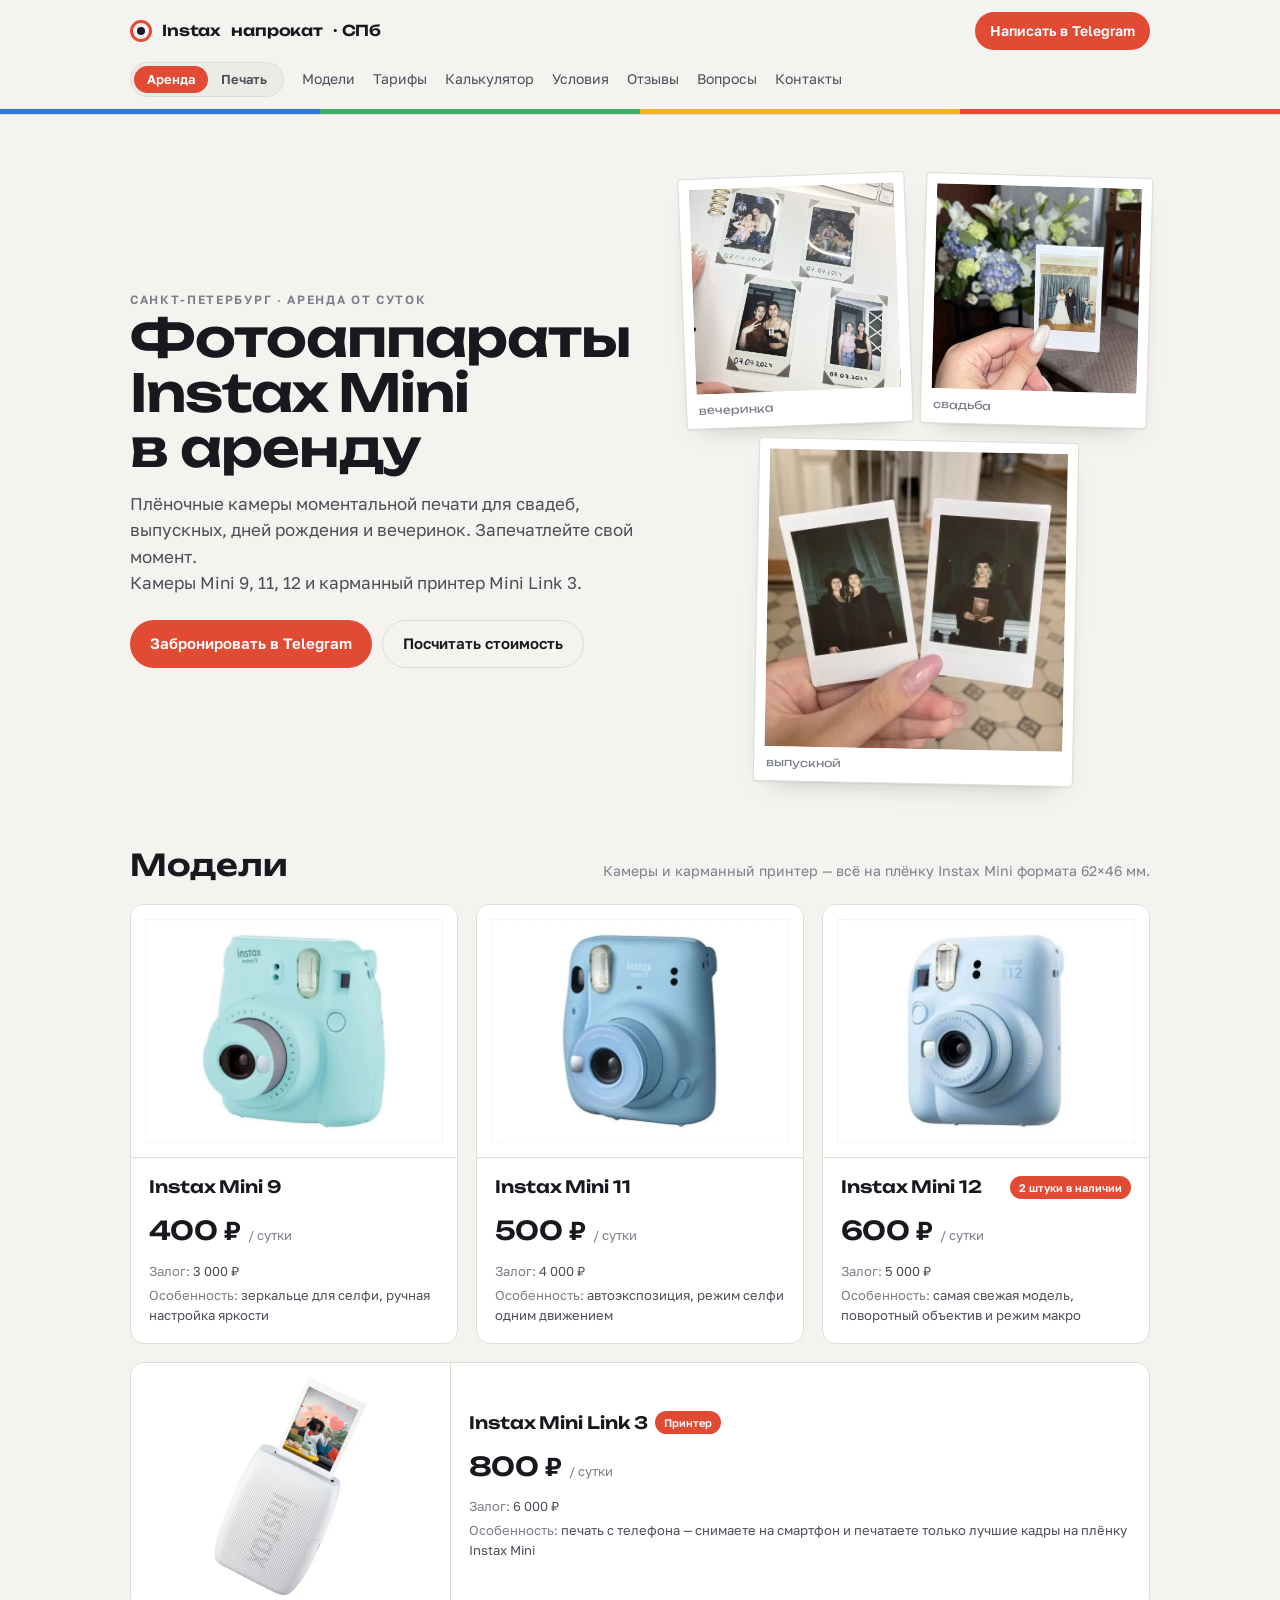
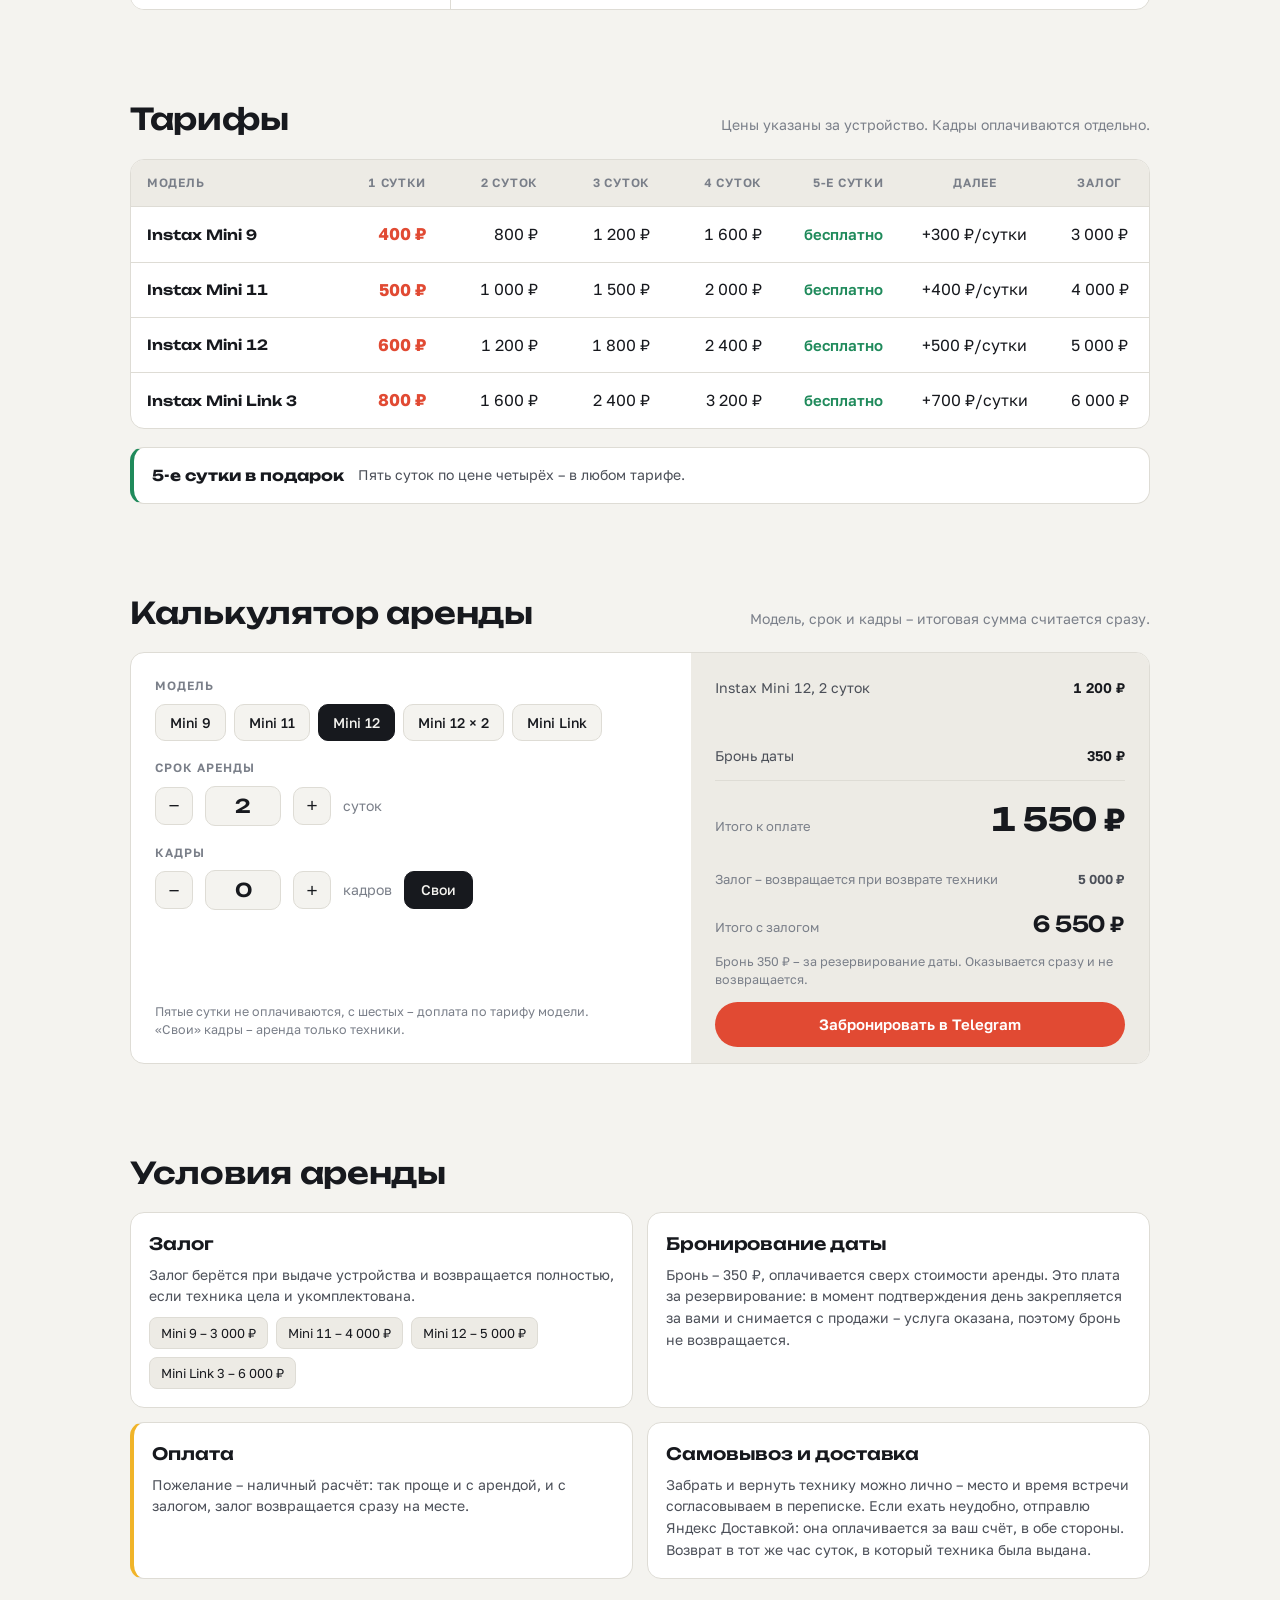
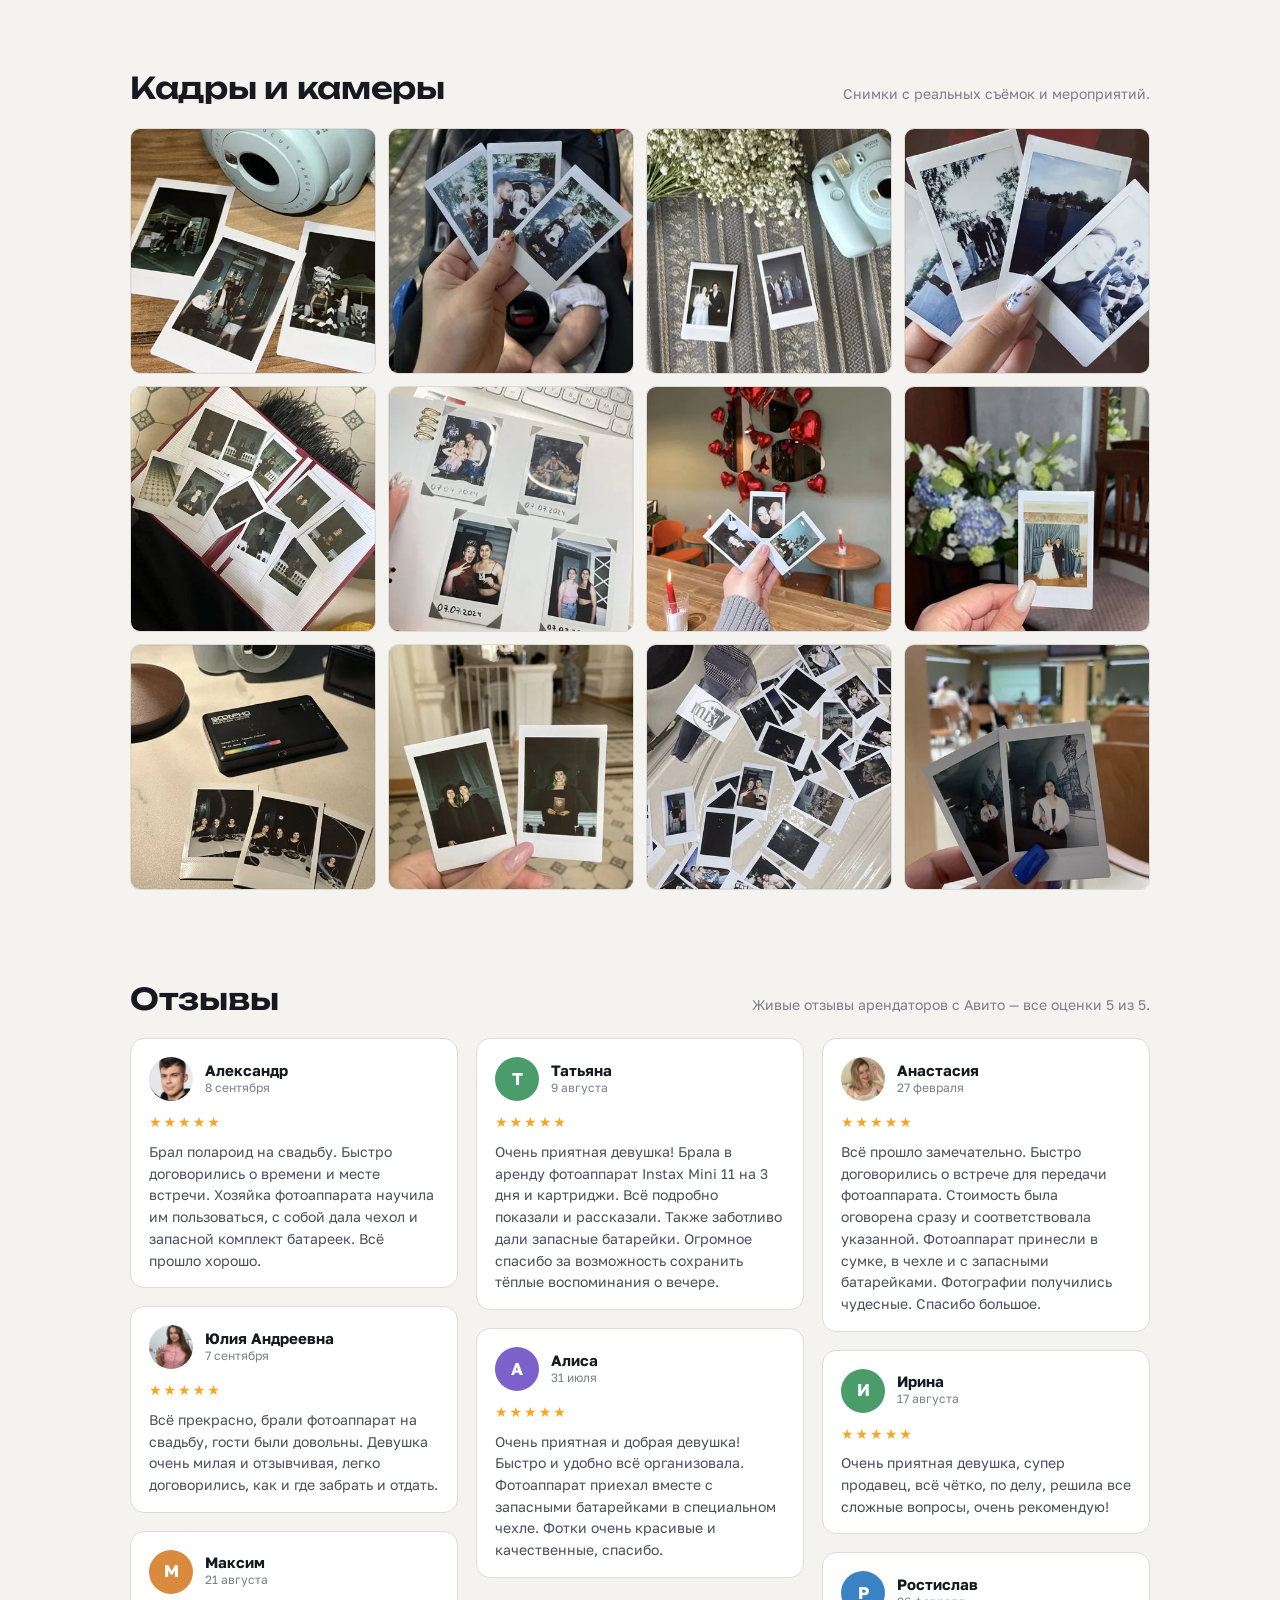
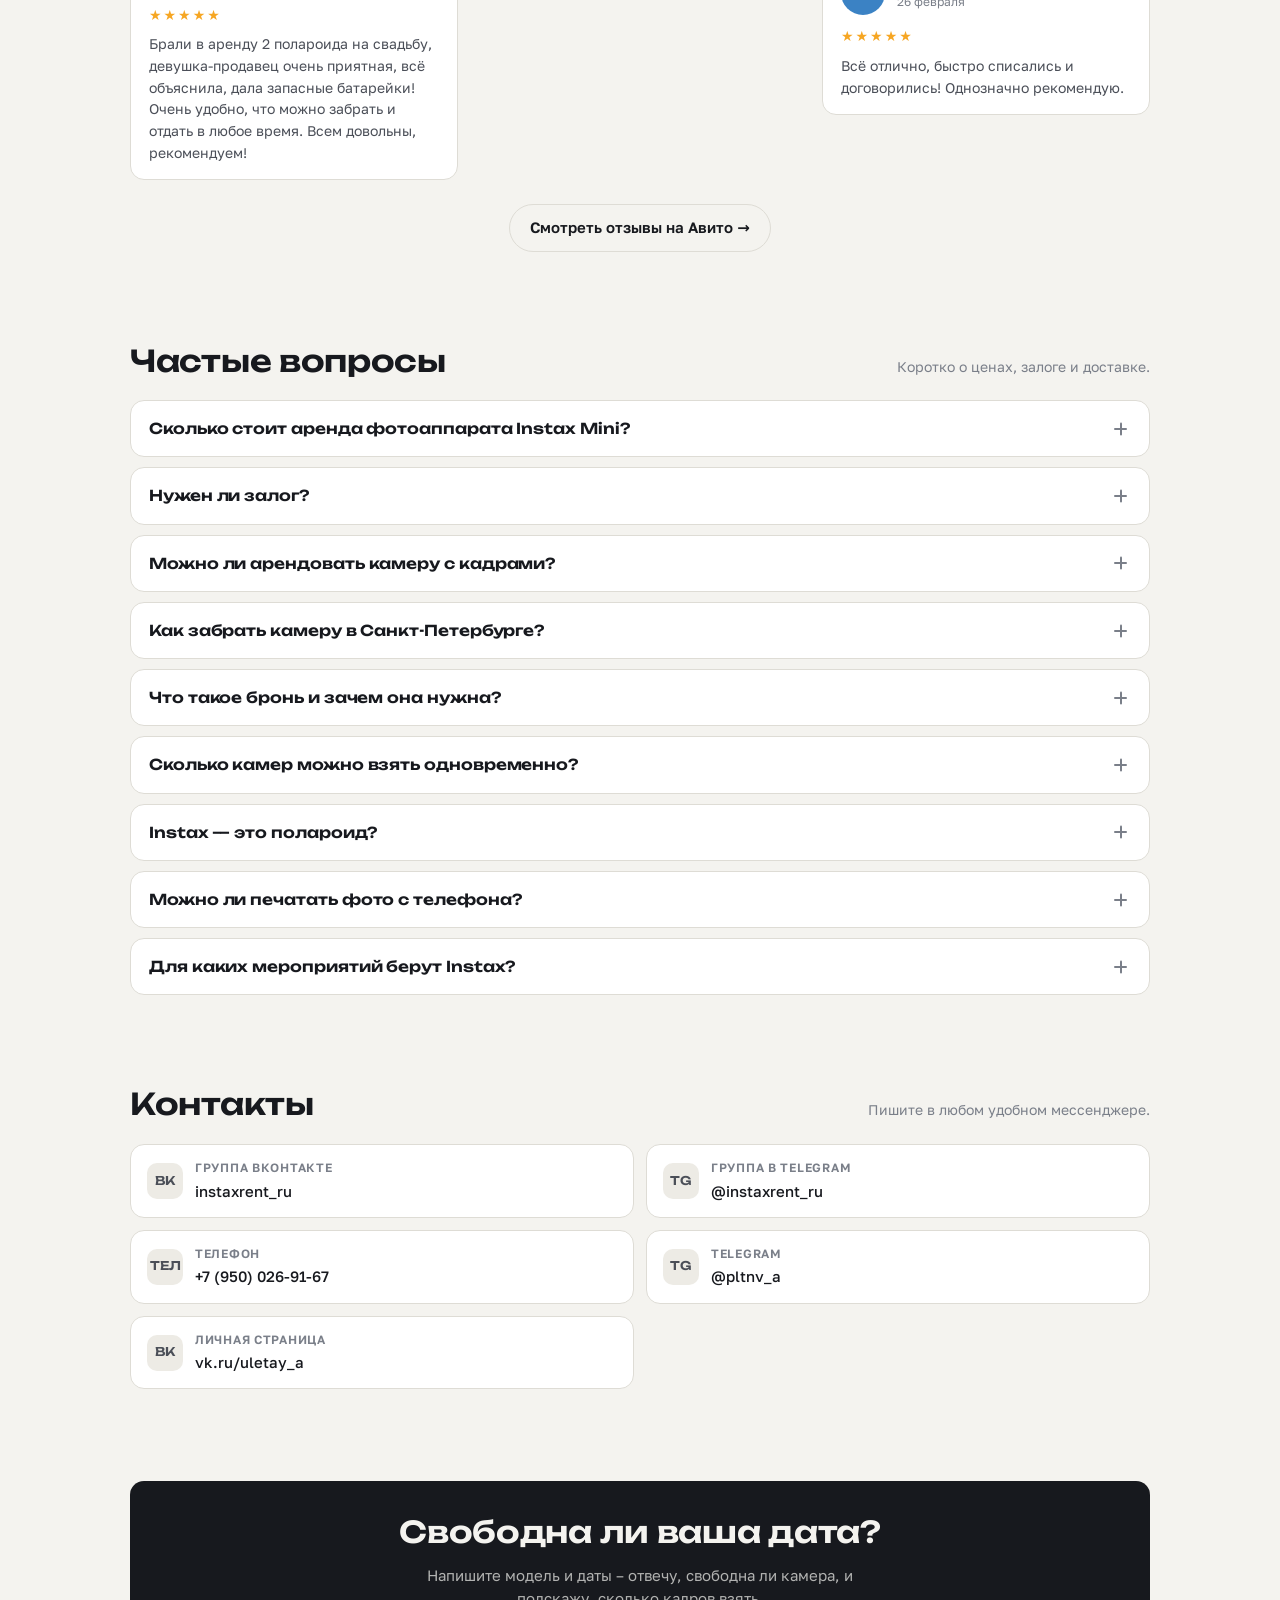
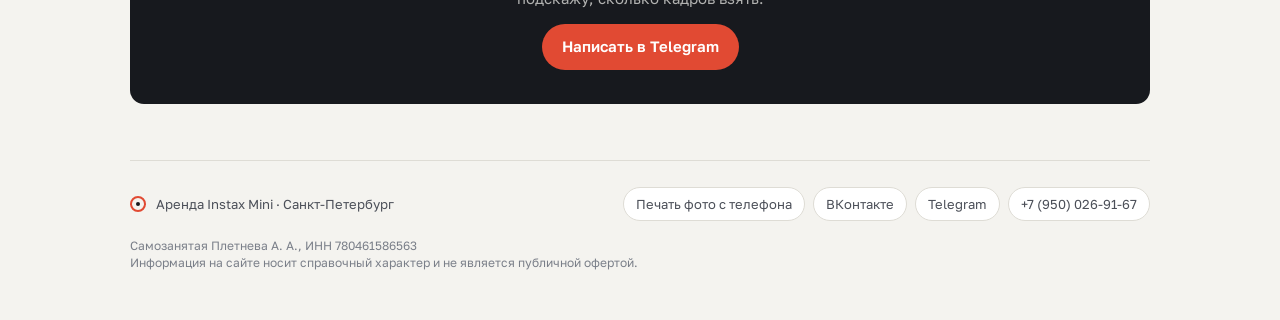
<file: index.html>
<!doctype html>
<html lang="ru">
<head>
<meta charset="utf-8">
<meta name="viewport" content="width=device-width, initial-scale=1">
<title>Аренда Instax Mini (полароид) в СПб — прокат от 400 ₽/сутки</title>
<meta name="description" content="Аренда Instax Mini (полароид) и принтера в Санкт-Петербурге от 400 ₽/сутки. Пятые сутки в подарок, плёнка и доставка. Камеры моментальной печати на праздник.">
<meta name="keywords" content="аренда Instax, прокат Instax Mini, аренда полароида, Instax напрокат, прокат фотоаппарата СПб, полароид в аренду, аренда камеры моментальной печати, фотоаппарат на праздник, аренда Instax Санкт-Петербург, прокат принтера Instax">
<link rel="canonical" href="https://instaxrent.ru/">
<meta name="robots" content="index, follow, max-image-preview:large, max-snippet:-1">
<meta name="format-detection" content="telephone=no">

<meta property="og:type" content="website">
<meta property="og:locale" content="ru_RU">
<meta property="og:site_name" content="Instax напрокат · СПб">
<meta property="og:title" content="Аренда фотоаппаратов Instax Mini в Санкт-Петербурге">
<meta property="og:description" content="Плёночные камеры моментальной печати от 400 ₽ в сутки. Пятые сутки в подарок, кадры и картриджи, самовывоз или доставка.">
<meta property="og:url" content="https://instaxrent.ru/">
<meta property="og:image" content="https://instaxrent.ru/og-image.jpg">
<meta property="og:image:width" content="1200">
<meta property="og:image:height" content="630">
<meta property="og:image:alt" content="Instax Mini 12 и надпись «Аренда фотоаппаратов Instax Mini»">
<meta name="twitter:card" content="summary_large_image">
<meta name="twitter:title" content="Аренда фотоаппаратов Instax Mini в Санкт-Петербурге">
<meta name="twitter:description" content="Плёночные камеры моментальной печати от 400 ₽ в сутки. Пятые сутки в подарок.">
<meta name="twitter:image" content="https://instaxrent.ru/og-image.jpg">

<link rel="icon" href="favicon.ico" sizes="32x32">
<link rel="icon" href="favicon-32.png" type="image/png" sizes="32x32">
<link rel="icon" href="favicon.svg" type="image/svg+xml">
<link rel="apple-touch-icon" href="apple-touch-icon.png">
<link rel="manifest" href="site.webmanifest">
<meta name="theme-color" content="#F4F3EF" media="(prefers-color-scheme: light)">
<meta name="theme-color" content="#131519" media="(prefers-color-scheme: dark)">
<meta name="apple-mobile-web-app-title" content="Instax напрокат">
<link rel="preload" href="fonts/golos-text-cyrillic.woff2" as="font" type="font/woff2" crossorigin>
<link rel="preload" href="fonts/unbounded-cyrillic.woff2" as="font" type="font/woff2" crossorigin>
<link rel="stylesheet" href="fonts.css?v=20261118">
<link rel="stylesheet" href="styles.css?v=20261118">
<script type="application/ld+json">
{
  "@context": "https://schema.org",
  "@graph": [
    {
      "@type": [
        "LocalBusiness",
        "ProfessionalService"
      ],
      "@id": "https://instaxrent.ru/#business",
      "name": "Instax напрокат · СПб",
      "description": "Аренда плёночных фотоаппаратов Instax Mini (полароид) и карманного принтера в Санкт-Петербурге: моментальная печать и печать фото с телефона на свадьбу, выпускной и вечеринку.",
      "keywords": "аренда инстакс, аренда instax, инстакс напрокат, прокат фотоаппарата, фотоаппарат моментальной печати, камера мгновенной печати, аренда полароида, полароид напрокат, instax на свадьбу, инстакс на выпускной, фотозона, печать фото с телефона, instax mini link, карманный принтер, моментальная печать фотографий, Санкт-Петербург, СПб, Питер",
      "url": "https://instaxrent.ru/",
      "image": "https://instaxrent.ru/og-image.jpg",
      "telephone": "+7-950-026-91-67",
      "taxID": "780461586563",
      "priceRange": "170–3200 ₽",
      "currenciesAccepted": "RUB",
      "paymentAccepted": "Наличные",
      "areaServed": {
        "@type": "City",
        "name": "Санкт-Петербург"
      },
      "address": {
        "@type": "PostalAddress",
        "addressLocality": "Санкт-Петербург",
        "addressCountry": "RU"
      },
      "sameAs": [
        "https://vk.ru/instaxrent_ru",
        "https://t.me/instaxrent_ru",
        "https://t.me/pltnv_a"
      ]
    },
    {
      "@type": "Product",
      "@id": "https://instaxrent.ru/#mini-9",
      "name": "Аренда Instax Mini 9",
      "description": "Плёночный фотоаппарат моментальной печати Instax Mini 9 напрокат в Санкт-Петербурге. Особенность: зеркальце для селфи, ручная настройка яркости. Залог 3000 ₽.",
      "brand": {
        "@type": "Brand",
        "name": "Fujifilm"
      },
      "category": "Аренда фототехники",
      "image": "https://instaxrent.ru/images/devices/model-mini-9.jpg",
      "offers": {
        "@type": "Offer",
        "price": 400,
        "priceCurrency": "RUB",
        "availability": "https://schema.org/InStock",
        "url": "https://instaxrent.ru/#modeli",
        "priceValidUntil": "2027-12-31",
        "seller": {
          "@id": "https://instaxrent.ru/#business"
        }
      }
    },
    {
      "@type": "Product",
      "@id": "https://instaxrent.ru/#mini-11",
      "name": "Аренда Instax Mini 11",
      "description": "Плёночный фотоаппарат моментальной печати Instax Mini 11 напрокат в Санкт-Петербурге. Особенность: автоэкспозиция, режим селфи одним движением. Залог 4000 ₽.",
      "brand": {
        "@type": "Brand",
        "name": "Fujifilm"
      },
      "category": "Аренда фототехники",
      "image": "https://instaxrent.ru/images/devices/model-mini-11.jpg",
      "offers": {
        "@type": "Offer",
        "price": 500,
        "priceCurrency": "RUB",
        "availability": "https://schema.org/InStock",
        "url": "https://instaxrent.ru/#modeli",
        "priceValidUntil": "2027-12-31",
        "seller": {
          "@id": "https://instaxrent.ru/#business"
        }
      }
    },
    {
      "@type": "Product",
      "@id": "https://instaxrent.ru/#mini-12",
      "name": "Аренда Instax Mini 12",
      "description": "Плёночный фотоаппарат моментальной печати Instax Mini 12 напрокат в Санкт-Петербурге. Особенность: поворотный объектив и режим макро. Залог 5000 ₽.",
      "brand": {
        "@type": "Brand",
        "name": "Fujifilm"
      },
      "category": "Аренда фототехники",
      "image": "https://instaxrent.ru/images/devices/model-mini-12.jpg",
      "offers": {
        "@type": "Offer",
        "price": 600,
        "priceCurrency": "RUB",
        "availability": "https://schema.org/InStock",
        "url": "https://instaxrent.ru/#modeli",
        "priceValidUntil": "2027-12-31",
        "seller": {
          "@id": "https://instaxrent.ru/#business"
        }
      }
    },
    {
      "@type": "Product",
      "@id": "https://instaxrent.ru/#mini-link-3",
      "name": "Аренда Instax Mini Link 3",
      "description": "Карманный принтер Fujifilm Instax Mini Link 3 напрокат в Санкт-Петербурге. Печатает фотографии со смартфона на плёнку Instax Mini. Залог 6000 ₽.",
      "brand": {
        "@type": "Brand",
        "name": "Fujifilm"
      },
      "category": "Аренда фототехники",
      "image": "https://instaxrent.ru/images/devices/printer-link-3.jpg",
      "offers": {
        "@type": "Offer",
        "price": 800,
        "priceCurrency": "RUB",
        "availability": "https://schema.org/InStock",
        "url": "https://instaxrent.ru/#modeli",
        "priceValidUntil": "2027-12-31",
        "seller": {
          "@id": "https://instaxrent.ru/#business"
        }
      }
    },
    {
      "@type": "FAQPage",
      "@id": "https://instaxrent.ru/#faq",
      "mainEntity": [
        {
          "@type": "Question",
          "name": "Сколько стоит аренда фотоаппарата Instax Mini?",
          "acceptedAnswer": {
            "@type": "Answer",
            "text": "Instax Mini 9 — от 400 ₽ в сутки, Mini 11 — от 500 ₽, Mini 12 — от 600 ₽, карманный принтер Mini Link 3 — от 800 ₽. Пятые сутки не оплачиваются ни в одном тарифе, с шестых идёт доплата по тарифу модели."
          }
        },
        {
          "@type": "Question",
          "name": "Нужен ли залог?",
          "acceptedAnswer": {
            "@type": "Answer",
            "text": "Да. Залог берётся при выдаче устройства и возвращается полностью, если техника цела и укомплектована: Mini 9 — 3 000 ₽, Mini 11 — 4 000 ₽, Mini 12 — 5 000 ₽, Mini Link 3 — 6 000 ₽."
          }
        },
        {
          "@type": "Question",
          "name": "Можно ли арендовать камеру с кадрами?",
          "acceptedAnswer": {
            "@type": "Answer",
            "text": "Да. Можно взять только камеру и вставить свою плёнку Fujifilm Instax Mini, а можно заказать камеру уже с кадрами — от 10 до 300 штук. Чем больше кадров, тем ниже цена за кадр: от 170 ₽ за кадр при десяти до 125 ₽ при сотне и больше."
          }
        },
        {
          "@type": "Question",
          "name": "Как забрать камеру в Санкт-Петербурге?",
          "acceptedAnswer": {
            "@type": "Answer",
            "text": "Забрать и вернуть камеру можно лично — место и время встречи согласовываем в переписке. Если ехать неудобно, отправляем Яндекс Доставкой за счёт клиента."
          }
        },
        {
          "@type": "Question",
          "name": "Что такое бронь и зачем она нужна?",
          "acceptedAnswer": {
            "@type": "Answer",
            "text": "Бронь стоит 350 ₽ и оплачивается сверх стоимости аренды. В момент подтверждения день закрепляется за вами и снимается с продажи."
          }
        },
        {
          "@type": "Question",
          "name": "Сколько камер можно взять одновременно?",
          "acceptedAnswer": {
            "@type": "Answer",
            "text": "Instax Mini 12 есть в двух экземплярах — на большое мероприятие можно взять сразу обе."
          }
        },
        {
          "@type": "Question",
          "name": "Instax — это полароид?",
          "acceptedAnswer": {
            "@type": "Answer",
            "text": "По сути да: Instax, как и Polaroid, — фотоаппарат моментальной печати, снимок проявляется сразу в руках. Отличается плёнка и формат, у нас — Instax Mini 62×46 мм. Поэтому «аренда полароида» и «аренда Instax» для нас одно и то же."
          }
        },
        {
          "@type": "Question",
          "name": "Можно ли печатать фото с телефона?",
          "acceptedAnswer": {
            "@type": "Answer",
            "text": "Да. Для этого есть карманный принтер Instax Mini Link 3: снимаете на смартфон, а печатаете только лучшие кадры на плёнку Instax Mini. Его тоже можно взять в аренду — от 800 ₽ в сутки."
          }
        },
        {
          "@type": "Question",
          "name": "Для каких мероприятий берут Instax?",
          "acceptedAnswer": {
            "@type": "Answer",
            "text": "Чаще всего на свадьбу, выпускной, день рождения, корпоратив и для фотозоны — моментальные снимки гости сразу забирают с собой как сувенир."
          }
        }
      ]
    }
  ]
}
</script>
</head>
<body>

<header class="top">
  <div class="topbar">
    <a class="brand" href="#top"><span class="lens"></span>Instax<span class="b-long"> напрокат</span> · СПб</a>
    <nav class="nav">
      <div class="switch"><a class="is-active" href="index.html" aria-current="page">Аренда</a><a href="print.html">Печать</a></div>
      <a href="#modeli">Модели</a>
      <a href="#tarify">Тарифы</a>
      <a href="#kalkulyator">Калькулятор</a>
      <a href="#usloviya">Условия</a>
      <a href="#otzyvy">Отзывы</a>
      <a href="#voprosy">Вопросы</a>
      <a href="#kontakty">Контакты</a>
    </nav>
    <a class="btn sm" data-t="шапка · telegram" href="https://t.me/pltnv_a" target="_blank" rel="noopener"><span><span class="btn-long">Написать в </span>Telegram</span></a>
  </div>
  <div class="stripe"><i></i><i></i><i></i><i></i></div>
</header>

<main class="wrap">

  <div class="hero">
    <div>
      <div class="eyebrow">Санкт-Петербург · аренда от суток</div>
      <h1>Фотоаппараты Instax Mini в аренду</h1>
      <p class="lead">Плёночные камеры моментальной печати для свадеб, выпускных, дней рождения и вечеринок. Запечатлейте свой момент.<br>Камеры Mini&nbsp;9, 11, 12 и карманный принтер Mini&nbsp;Link&nbsp;3.</p>
      <div class="hero-cta">
        <a class="btn" data-t="первый экран · telegram" href="https://t.me/pltnv_a" target="_blank" rel="noopener">Забронировать в Telegram</a>
        <a class="btn ghost" data-t="первый экран · к калькулятору" href="#kalkulyator">Посчитать стоимость</a>
      </div>
    </div>
    <div class="stack">
      <div class="pol"><div class="ph"><picture><source type="image/webp" srcset="images/photos/photo-01-640.webp 640w, images/photos/photo-01.webp 1200w" sizes="(min-width: 900px) 250px, 45vw"><img src="images/photos/photo-01.jpg" srcset="images/photos/photo-01-640.jpg 640w, images/photos/photo-01.jpg 1200w" sizes="(min-width: 900px) 250px, 45vw" alt="Кадры Instax с вечеринки" fetchpriority="high" decoding="async"></picture></div><b>вечеринка</b></div>
      <div class="pol"><div class="ph"><picture><source type="image/webp" srcset="images/photos/photo-02-640.webp 640w, images/photos/photo-02.webp 1200w" sizes="(min-width: 900px) 250px, 45vw"><img src="images/photos/photo-02.jpg" srcset="images/photos/photo-02-640.jpg 640w, images/photos/photo-02.jpg 1200w" sizes="(min-width: 900px) 250px, 45vw" alt="Свадебный кадр Instax" decoding="async"></picture></div><b>свадьба</b></div>
      <div class="pol"><div class="ph"><picture><source type="image/webp" srcset="images/photos/photo-03.webp"><img src="images/photos/photo-03.jpg" alt="Кадры Instax с выпускного" decoding="async"></picture></div><b>выпускной</b></div>
    </div>
  </div>

  <section id="modeli">
    <div class="sec-head">
      <h2>Модели</h2>
      <p>Камеры и карманный принтер — всё на плёнку Instax Mini формата 62×46 мм.</p>
    </div>
    <div class="models">
      <div class="model-card">
        <div class="ph"><picture><source type="image/webp" srcset="images/devices/model-mini-9-600.webp 600w, images/devices/model-mini-9.webp 1200w" sizes="(min-width: 760px) 300px, calc(100vw - 68px)"><img src="images/devices/model-mini-9.jpg" srcset="images/devices/model-mini-9-600.jpg 600w, images/devices/model-mini-9.jpg 1200w" sizes="(min-width: 760px) 300px, calc(100vw - 68px)" alt="Фотоаппарат моментальной печати Instax Mini 9" width="1200" height="900" decoding="async"></picture></div>
        <div class="model-body">
          <h3>Instax Mini 9</h3>
          <div class="price-row"><span class="price">400 ₽</span><span class="per">/ сутки</span></div>
          <div class="meta">
            <span><i>Залог:</i> 3 000 ₽</span>
            <span><i>Особенность:</i> зеркальце для селфи, ручная настройка яркости</span>
          </div>
        </div>
      </div>
      <div class="model-card">
        <div class="ph"><picture><source type="image/webp" srcset="images/devices/model-mini-11-600.webp 600w, images/devices/model-mini-11.webp 1200w" sizes="(min-width: 760px) 300px, calc(100vw - 68px)"><img src="images/devices/model-mini-11.jpg" srcset="images/devices/model-mini-11-600.jpg 600w, images/devices/model-mini-11.jpg 1200w" sizes="(min-width: 760px) 300px, calc(100vw - 68px)" alt="Фотоаппарат моментальной печати Instax Mini 11" width="1200" height="900" decoding="async"></picture></div>
        <div class="model-body">
          <h3>Instax Mini 11</h3>
          <div class="price-row"><span class="price">500 ₽</span><span class="per">/ сутки</span></div>
          <div class="meta">
            <span><i>Залог:</i> 4 000 ₽</span>
            <span><i>Особенность:</i> автоэкспозиция, режим селфи одним движением</span>
          </div>
        </div>
      </div>
      <div class="model-card">
        <div class="ph"><picture><source type="image/webp" srcset="images/devices/model-mini-12-600.webp 600w, images/devices/model-mini-12.webp 1200w" sizes="(min-width: 760px) 300px, calc(100vw - 68px)"><img src="images/devices/model-mini-12.jpg" srcset="images/devices/model-mini-12-600.jpg 600w, images/devices/model-mini-12.jpg 1200w" sizes="(min-width: 760px) 300px, calc(100vw - 68px)" alt="Фотоаппарат моментальной печати Instax Mini 12" width="1200" height="900" decoding="async"></picture></div>
        <div class="model-body">
          <div class="model-title"><h3>Instax Mini 12</h3><span class="tag">2 штуки в наличии</span></div>
          <div class="price-row"><span class="price">600 ₽</span><span class="per">/ сутки</span></div>
          <div class="meta">
            <span><i>Залог:</i> 5 000 ₽</span>
            <span><i>Особенность:</i> самая свежая модель, поворотный объектив и режим макро</span>
          </div>
        </div>
      </div>
      <div class="model-card wide">
        <div class="ph"><picture><source type="image/webp" srcset="images/devices/printer-link-3.webp 800w" sizes="(min-width: 760px) 300px, calc(100vw - 68px)"><img src="images/devices/printer-link-3.jpg" srcset="images/devices/printer-link-3-600.jpg 600w, images/devices/printer-link-3.jpg 800w" sizes="(min-width: 760px) 300px, calc(100vw - 68px)" alt="Карманный принтер Fujifilm Instax Mini Link 3 для печати фото с телефона" width="800" height="600" decoding="async"></picture></div>
        <div class="model-body">
          <div class="model-title"><h3>Instax Mini Link 3</h3><span class="tag">Принтер</span></div>
          <div class="price-row"><span class="price">800 ₽</span><span class="per">/ сутки</span></div>
          <div class="meta">
            <span><i>Залог:</i> 6 000 ₽</span>
            <span><i>Особенность:</i> печать с телефона — снимаете на смартфон и печатаете только лучшие кадры на плёнку Instax Mini</span>
          </div>
        </div>
      </div>
    </div>
  </section>

  <section id="tarify">
    <div class="sec-head">
      <h2>Тарифы</h2>
      <p>Цены указаны за устройство. Кадры оплачиваются отдельно.</p>
    </div>
    <div class="table-scroll">
      <table>
        <thead>
          <tr><th>Модель</th><th>1 сутки</th><th>2 суток</th><th>3 суток</th><th>4 суток</th><th>5-е сутки</th><th>Далее</th><th>Залог</th></tr>
        </thead>
        <tbody>
          <tr>
            <td class="model">Instax Mini 9</td>
            <td class="day1">400 ₽</td><td>800 ₽</td><td>1 200 ₽</td><td>1 600 ₽</td>
            <td><span class="gift">бесплатно</span></td><td>+300 ₽/сутки</td><td>3 000 ₽</td>
          </tr>
          <tr>
            <td class="model">Instax Mini 11</td>
            <td class="day1">500 ₽</td><td>1 000 ₽</td><td>1 500 ₽</td><td>2 000 ₽</td>
            <td><span class="gift">бесплатно</span></td><td>+400 ₽/сутки</td><td>4 000 ₽</td>
          </tr>
          <tr>
            <td class="model">Instax Mini 12</td>
            <td class="day1">600 ₽</td><td>1 200 ₽</td><td>1 800 ₽</td><td>2 400 ₽</td>
            <td><span class="gift">бесплатно</span></td><td>+500 ₽/сутки</td><td>5 000 ₽</td>
          </tr>
          <tr>
            <td class="model">Instax Mini Link 3</td>
            <td class="day1">800 ₽</td><td>1 600 ₽</td><td>2 400 ₽</td><td>3 200 ₽</td>
            <td><span class="gift">бесплатно</span></td><td>+700 ₽/сутки</td><td>6 000 ₽</td>
          </tr>
        </tbody>
      </table>
    </div>
    <p class="scroll-hint">Таблица листается вбок →</p>
    <div class="gift-banner">
      <strong>5-е сутки в подарок</strong>
      <span>Пять суток по цене четырёх – в любом тарифе.</span>
    </div>
  </section>

  <section id="kalkulyator">
    <div class="sec-head">
      <h2>Калькулятор аренды</h2>
      <p>Модель, срок и кадры – итоговая сумма считается сразу.</p>
    </div>
    <div class="calc">
      <div class="calc-form">
        <div class="field">
          <label>Модель</label>
          <div class="seg" id="seg-model">
            <button type="button" data-m="9" aria-pressed="false">Mini 9</button>
            <button type="button" data-m="11" aria-pressed="false">Mini 11</button>
            <button type="button" data-m="12" aria-pressed="true">Mini 12</button>
            <button type="button" data-m="12" data-two="1" aria-pressed="false">Mini 12 × 2</button>
            <button type="button" data-m="3" aria-pressed="false">Mini Link</button>
          </div>
        </div>
        <div class="field">
          <label for="days">Срок аренды</label>
          <div class="stepper">
            <button type="button" id="d-minus" aria-label="Убрать сутки">−</button>
            <input id="days" type="number" min="1" max="60" value="2" inputmode="numeric">
            <button type="button" id="d-plus" aria-label="Добавить сутки">+</button>
            <em id="days-word">суток</em>
          </div>
        </div>
        <div class="field">
          <label for="frames">Кадры</label>
          <div class="stepper">
            <button type="button" id="f-minus" aria-label="Убрать 10 кадров">−</button>
            <input id="frames" type="number" min="0" max="300" step="10" value="0" inputmode="numeric">
            <button type="button" id="f-plus" aria-label="Добавить 10 кадров">+</button>
            <em>кадров</em>
            <button type="button" class="own" id="f-own" aria-pressed="true">Свои</button>
          </div>
          <p class="hint is-blank" id="frame-price">&nbsp;</p>
        </div>
        <p class="note">Пятые сутки не оплачиваются, с шестых – доплата по тарифу модели.<br>«Свои» кадры – аренда только техники.</p>
      </div>
      <div class="calc-out">
        <div class="out-line"><span id="l-model">Instax Mini 12, 2 суток</span><b id="l-rent">1 200 ₽</b></div>
        <div class="out-line is-blank" id="row-frames"><span id="l-frames-name">Кадры</span><b id="l-frames">0 ₽</b></div>
        <div class="out-line"><span>Бронь даты</span><b>350 ₽</b></div>
        <div class="out-total"><span>Итого к оплате</span><b id="l-total">1 550 ₽</b></div>
        <div class="out-line dep"><span>Залог – возвращается при возврате техники</span><b id="l-dep">5 000 ₽</b></div>
        <div class="out-total grand"><span>Итого с залогом</span><b id="l-grand">6 550 ₽</b></div>
        <p class="note">Бронь 350 ₽ – за резервирование даты. Оказывается сразу и не возвращается.</p>
        <a class="btn" data-t="калькулятор · telegram" href="https://t.me/pltnv_a" target="_blank" rel="noopener">Забронировать в Telegram</a>
      </div>
    </div>
  </section>

  <section id="usloviya">
    <div class="sec-head"><h2>Условия аренды</h2></div>
    <div class="terms">
      <div class="term">
        <h3>Залог</h3>
        <p>Залог берётся при выдаче устройства и возвращается полностью, если техника цела и укомплектована.</p>
        <ul class="deposit-list"><li>Mini 9 – 3 000 ₽</li><li>Mini 11 – 4 000 ₽</li><li>Mini 12 – 5 000 ₽</li><li>Mini Link 3 – 6 000 ₽</li></ul>
      </div>
      <div class="term">
        <h3>Бронирование даты</h3>
        <p>Бронь – 350 ₽, оплачивается сверх стоимости аренды. Это плата за резервирование: в момент подтверждения день закрепляется за вами и снимается с продажи – услуга оказана, поэтому бронь не возвращается.</p>
      </div>
      <div class="term cash">
        <h3>Оплата</h3>
        <p>Пожелание – наличный расчёт: так проще и с арендой, и с залогом, залог возвращается сразу на месте.</p>
      </div>
      <div class="term">
        <h3>Самовывоз и доставка</h3>
        <p>Забрать и вернуть технику можно лично – место и время встречи согласовываем в переписке. Если ехать неудобно, отправлю Яндекс Доставкой: она оплачивается за ваш счёт, в обе стороны. Возврат в тот же час суток, в который техника была выдана.</p>
      </div>
    </div>
  </section>

  <section id="galereya">
    <div class="sec-head">
      <h2>Кадры и камеры</h2>
      <p>Снимки с реальных съёмок и мероприятий.</p>
    </div>
    <div class="gal">
      <div class="ph"><picture><source type="image/webp" srcset="images/photos/photo-04-400.webp 400w, images/photos/photo-04-800.webp 800w, images/photos/photo-04.webp 1200w" sizes="(min-width: 700px) 250px, 46vw"><img src="images/photos/photo-04.jpg" srcset="images/photos/photo-04-400.jpg 400w, images/photos/photo-04-800.jpg 800w, images/photos/photo-04.jpg 1200w" sizes="(min-width: 700px) 250px, 46vw" alt="Камера Instax и снимки на столе" loading="lazy" decoding="async"></picture></div>
      <div class="ph"><picture><source type="image/webp" srcset="images/photos/photo-05-400.webp 400w, images/photos/photo-05.webp 615w" sizes="(min-width: 700px) 250px, 46vw"><img src="images/photos/photo-05.jpg" srcset="images/photos/photo-05-400.jpg 400w, images/photos/photo-05.jpg 615w" sizes="(min-width: 700px) 250px, 46vw" alt="Кадры с прогулки в руке" loading="lazy" decoding="async"></picture></div>
      <div class="ph"><picture><source type="image/webp" srcset="images/photos/photo-06-400.webp 400w, images/photos/photo-06-800.webp 800w, images/photos/photo-06.webp 1200w" sizes="(min-width: 700px) 250px, 46vw"><img src="images/photos/photo-06.jpg" srcset="images/photos/photo-06-400.jpg 400w, images/photos/photo-06-800.jpg 800w, images/photos/photo-06.jpg 1200w" sizes="(min-width: 700px) 250px, 46vw" alt="Instax Mini и кадры на столе с цветами" loading="lazy" decoding="async"></picture></div>
      <div class="ph"><picture><source type="image/webp" srcset="images/photos/photo-07-400.webp 400w, images/photos/photo-07.webp 656w" sizes="(min-width: 700px) 250px, 46vw"><img src="images/photos/photo-07.jpg" srcset="images/photos/photo-07-400.jpg 400w, images/photos/photo-07.jpg 656w" sizes="(min-width: 700px) 250px, 46vw" alt="Кадры со съёмки на природе" loading="lazy" decoding="async"></picture></div>
      <div class="ph"><picture><source type="image/webp" srcset="images/photos/photo-08-400.webp 400w, images/photos/photo-08-800.webp 800w, images/photos/photo-08.webp 1200w" sizes="(min-width: 700px) 250px, 46vw"><img src="images/photos/photo-08.jpg" srcset="images/photos/photo-08-400.jpg 400w, images/photos/photo-08-800.jpg 800w, images/photos/photo-08.jpg 1200w" sizes="(min-width: 700px) 250px, 46vw" alt="Снимки с датами на рабочем столе" loading="lazy" decoding="async"></picture></div>
      <div class="ph"><picture><source type="image/webp" srcset="images/photos/photo-09-400.webp 400w, images/photos/photo-09.webp 615w" sizes="(min-width: 700px) 250px, 46vw"><img src="images/photos/photo-09.jpg" srcset="images/photos/photo-09-400.jpg 400w, images/photos/photo-09.jpg 615w" sizes="(min-width: 700px) 250px, 46vw" alt="Раскрытый альбом с кадрами Instax" loading="lazy" decoding="async"></picture></div>
      <div class="ph"><picture><source type="image/webp" srcset="images/photos/photo-10-400.webp 400w, images/photos/photo-10-800.webp 800w, images/photos/photo-10.webp 960w" sizes="(min-width: 700px) 250px, 46vw"><img src="images/photos/photo-10.jpg" srcset="images/photos/photo-10-400.jpg 400w, images/photos/photo-10-800.jpg 800w, images/photos/photo-10.jpg 960w" sizes="(min-width: 700px) 250px, 46vw" alt="Моментальные снимки Instax с мероприятия на столе" loading="lazy" decoding="async"></picture></div>
      <div class="ph"><picture><source type="image/webp" srcset="images/photos/photo-11-400.webp 400w, images/photos/photo-11.webp 615w" sizes="(min-width: 700px) 250px, 46vw"><img src="images/photos/photo-11.jpg" srcset="images/photos/photo-11-400.jpg 400w, images/photos/photo-11.jpg 615w" sizes="(min-width: 700px) 250px, 46vw" alt="Свадебный моментальный снимок Instax в руке" loading="lazy" decoding="async"></picture></div>
      <div class="ph"><picture><source type="image/webp" srcset="images/photos/photo-12-400.webp 400w, images/photos/photo-12-800.webp 800w, images/photos/photo-12.webp 1200w" sizes="(min-width: 700px) 250px, 46vw"><img src="images/photos/photo-12.jpg" srcset="images/photos/photo-12-400.jpg 400w, images/photos/photo-12-800.jpg 800w, images/photos/photo-12.jpg 1200w" sizes="(min-width: 700px) 250px, 46vw" alt="Камера и кадры сразу после съёмки" loading="lazy" decoding="async"></picture></div>
      <div class="ph"><picture><source type="image/webp" srcset="images/photos/photo-13-400.webp 400w, images/photos/photo-13.webp 615w" sizes="(min-width: 700px) 250px, 46vw"><img src="images/photos/photo-13.jpg" srcset="images/photos/photo-13-400.jpg 400w, images/photos/photo-13.jpg 615w" sizes="(min-width: 700px) 250px, 46vw" alt="Кадры из поездки в руке" loading="lazy" decoding="async"></picture></div>
      <div class="ph"><picture><source type="image/webp" srcset="images/photos/photo-14-400.webp 400w, images/photos/photo-14-800.webp 800w, images/photos/photo-14.webp 1200w" sizes="(min-width: 700px) 250px, 46vw"><img src="images/photos/photo-14.jpg" srcset="images/photos/photo-14-400.jpg 400w, images/photos/photo-14-800.jpg 800w, images/photos/photo-14.jpg 1200w" sizes="(min-width: 700px) 250px, 46vw" alt="Моментальные фото Instax с дня рождения" loading="lazy" decoding="async"></picture></div>
      <div class="ph"><picture><source type="image/webp" srcset="images/photos/photo-15-400.webp 400w, images/photos/photo-15.webp 656w" sizes="(min-width: 700px) 250px, 46vw"><img src="images/photos/photo-15.jpg" srcset="images/photos/photo-15-400.jpg 400w, images/photos/photo-15.jpg 656w" sizes="(min-width: 700px) 250px, 46vw" alt="Парные кадры в руке" loading="lazy" decoding="async"></picture></div>
    </div>
  </section>

  <section id="otzyvy">
    <div class="sec-head">
      <h2>Отзывы</h2>
      <p>Живые отзывы арендаторов с Авито — все оценки 5 из 5.</p>
    </div>
    <div class="reviews">
      <figure class="review">
        <div class="rv-head"><span class="rv-ava"><img src="images/reviews/r-aleksandr.jpg" alt="" width="44" height="44" loading="lazy" decoding="async"></span><div class="rv-who"><b>Александр</b><time>8 сентября</time></div></div>
        <div class="rv-stars" aria-label="Оценка 5 из 5">★★★★★</div>
        <p>Брал полароид на свадьбу. Быстро договорились о времени и месте встречи. Хозяйка фотоаппарата научила им пользоваться, с собой дала чехол и запасной комплект батареек. Всё прошло хорошо.</p>
      </figure>
      <figure class="review">
        <div class="rv-head"><span class="rv-ava"><img src="images/reviews/r-yuliya.jpg" alt="" width="44" height="44" loading="lazy" decoding="async"></span><div class="rv-who"><b>Юлия Андреевна</b><time>7 сентября</time></div></div>
        <div class="rv-stars" aria-label="Оценка 5 из 5">★★★★★</div>
        <p>Всё прекрасно, брали фотоаппарат на свадьбу, гости были довольны. Девушка очень милая и отзывчивая, легко договорились, как и где забрать и отдать.</p>
      </figure>
      <figure class="review">
        <div class="rv-head"><span class="rv-ava" style="--c:#D98A3D">М</span><div class="rv-who"><b>Максим</b><time>21 августа</time></div></div>
        <div class="rv-stars" aria-label="Оценка 5 из 5">★★★★★</div>
        <p>Брали в аренду 2 полароида на свадьбу, девушка-продавец очень приятная, всё объяснила, дала запасные батарейки! Очень удобно, что можно забрать и отдать в любое время. Всем довольны, рекомендуем!</p>
      </figure>
      <figure class="review">
        <div class="rv-head"><span class="rv-ava" style="--c:#4A9D6B">Т</span><div class="rv-who"><b>Татьяна</b><time>9 августа</time></div></div>
        <div class="rv-stars" aria-label="Оценка 5 из 5">★★★★★</div>
        <p>Очень приятная девушка! Брала в аренду фотоаппарат Instax Mini 11 на 3 дня и картриджи. Всё подробно показали и рассказали. Также заботливо дали запасные батарейки. Огромное спасибо за возможность сохранить тёплые воспоминания о вечере.</p>
      </figure>
      <figure class="review">
        <div class="rv-head"><span class="rv-ava" style="--c:#7B61C9">А</span><div class="rv-who"><b>Алиса</b><time>31 июля</time></div></div>
        <div class="rv-stars" aria-label="Оценка 5 из 5">★★★★★</div>
        <p>Очень приятная и добрая девушка! Быстро и удобно всё организовала. Фотоаппарат приехал вместе с запасными батарейками в специальном чехле. Фотки очень красивые и качественные, спасибо.</p>
      </figure>
      <figure class="review">
        <div class="rv-head"><span class="rv-ava"><img src="images/reviews/r-anastasiya.jpg" alt="" width="44" height="44" loading="lazy" decoding="async"></span><div class="rv-who"><b>Анастасия</b><time>27 февраля</time></div></div>
        <div class="rv-stars" aria-label="Оценка 5 из 5">★★★★★</div>
        <p>Всё прошло замечательно. Быстро договорились о встрече для передачи фотоаппарата. Стоимость была оговорена сразу и соответствовала указанной. Фотоаппарат принесли в сумке, в чехле и с запасными батарейками. Фотографии получились чудесные. Спасибо большое.</p>
      </figure>
      <figure class="review">
        <div class="rv-head"><span class="rv-ava" style="--c:#4A9D6B">И</span><div class="rv-who"><b>Ирина</b><time>17 августа</time></div></div>
        <div class="rv-stars" aria-label="Оценка 5 из 5">★★★★★</div>
        <p>Очень приятная девушка, супер продавец, всё чётко, по делу, решила все сложные вопросы, очень рекомендую!</p>
      </figure>
      <figure class="review">
        <div class="rv-head"><span class="rv-ava" style="--c:#3B82C4">Р</span><div class="rv-who"><b>Ростислав</b><time>26 февраля</time></div></div>
        <div class="rv-stars" aria-label="Оценка 5 из 5">★★★★★</div>
        <p>Всё отлично, быстро списались и договорились! Однозначно рекомендую.</p>
      </figure>
    </div>
    <div class="reviews-cta"><a class="btn ghost" data-t="отзывы · авито" href="https://www.avito.ru/sankt-peterburg/predlozheniya_uslug/arenda_polaroida_instax_instaks_mini_mylnitsy_4518956842" target="_blank" rel="noopener">Смотреть отзывы на Авито →</a></div>
  </section>

  <section id="voprosy">
    <div class="sec-head">
      <h2>Частые вопросы</h2>
      <p>Коротко о ценах, залоге и доставке.</p>
    </div>
    <div class="faq">
      <details class="qa">
        <summary>Сколько стоит аренда фотоаппарата Instax Mini?</summary>
        <p>Instax Mini 9 — от 400 ₽ в сутки, Mini 11 — от 500 ₽, Mini 12 — от 600 ₽, карманный принтер Mini Link 3 — от 800 ₽. Пятые сутки не оплачиваются ни в одном тарифе, с шестых идёт доплата по тарифу модели.</p>
      </details>
      <details class="qa">
        <summary>Нужен ли залог?</summary>
        <p>Да. Залог берётся при выдаче устройства и возвращается полностью, если техника цела и укомплектована: Mini 9 — 3 000 ₽, Mini 11 — 4 000 ₽, Mini 12 — 5 000 ₽, Mini Link 3 — 6 000 ₽.</p>
      </details>
      <details class="qa">
        <summary>Можно ли арендовать камеру с кадрами?</summary>
        <p>Да. Можно взять только камеру и вставить свою плёнку Fujifilm Instax Mini, а можно заказать камеру уже с кадрами — от 10 до 300 штук. Чем больше кадров, тем ниже цена за кадр: от 170 ₽ за кадр при десяти до 125 ₽ при сотне и больше.</p>
      </details>
      <details class="qa">
        <summary>Как забрать камеру в Санкт-Петербурге?</summary>
        <p>Забрать и вернуть камеру можно лично — место и время встречи согласовываем в переписке. Если ехать неудобно, отправляем Яндекс Доставкой за счёт клиента.</p>
      </details>
      <details class="qa">
        <summary>Что такое бронь и зачем она нужна?</summary>
        <p>Бронь стоит 350 ₽ и оплачивается сверх стоимости аренды. В момент подтверждения день закрепляется за вами и снимается с продажи.</p>
      </details>
      <details class="qa">
        <summary>Сколько камер можно взять одновременно?</summary>
        <p>Instax Mini 12 есть в двух экземплярах — на большое мероприятие можно взять сразу обе.</p>
      </details>
      <details class="qa">
        <summary>Instax — это полароид?</summary>
        <p>По сути да: Instax, как и Polaroid, — фотоаппарат моментальной печати, снимок проявляется сразу в руках. Отличается плёнка и формат, у нас — Instax Mini 62×46 мм. Поэтому «аренда полароида» и «аренда Instax» для нас одно и то же.</p>
      </details>
      <details class="qa">
        <summary>Можно ли печатать фото с телефона?</summary>
        <p>Да. Для этого есть карманный принтер Instax Mini Link 3: снимаете на смартфон, а печатаете только лучшие кадры на плёнку Instax Mini. Его тоже можно взять в аренду — от 800 ₽ в сутки.</p>
      </details>
      <details class="qa">
        <summary>Для каких мероприятий берут Instax?</summary>
        <p>Чаще всего на свадьбу, выпускной, день рождения, корпоратив и для фотозоны — моментальные снимки гости сразу забирают с собой как сувенир.</p>
      </details>
    </div>
  </section>

  <section id="kontakty">
    <div class="sec-head">
      <h2>Контакты</h2>
      <p>Пишите в любом удобном мессенджере.</p>
    </div>
    <ul class="contacts">
      <li><a class="contact" data-t="контакты · вк-группа" href="https://vk.ru/instaxrent_ru" target="_blank" rel="noopener">
          <span class="ic">ВК</span><span class="col"><span class="k">Группа ВКонтакте</span><span class="v">instaxrent_ru</span></span>
        </a></li>
      <li><a class="contact" data-t="контакты · тг-группа" href="https://t.me/instaxrent_ru" target="_blank" rel="noopener">
          <span class="ic">TG</span><span class="col"><span class="k">Группа в Telegram</span><span class="v">@instaxrent_ru</span></span>
        </a></li>
      <li><a class="contact" data-t="контакты · телефон" href="tel:+79500269167">
          <span class="ic">ТЕЛ</span><span class="col"><span class="k">Телефон</span><span class="v">+7 (950) 026-91-67</span></span>
        </a></li>
      <li><a class="contact" data-t="контакты · telegram" href="https://t.me/pltnv_a" target="_blank" rel="noopener">
          <span class="ic">TG</span><span class="col"><span class="k">Telegram</span><span class="v">@pltnv_a</span></span>
        </a></li>
      <li><a class="contact" data-t="контакты · вк-личная" href="https://vk.ru/uletay_a" target="_blank" rel="noopener">
          <span class="ic">ВК</span><span class="col"><span class="k">Личная страница</span><span class="v">vk.ru/uletay_a</span></span>
        </a></li>
    </ul>
  </section>

  <section>
    <div class="cta">
      <h2>Свободна ли ваша дата?</h2>
      <p>Напишите модель и даты – отвечу, свободна ли камера, и подскажу, сколько кадров взять.</p>
      <a class="btn" data-t="блок «свободна ли дата» · telegram" href="https://t.me/pltnv_a" target="_blank" rel="noopener">Написать в Telegram</a>
    </div>
  </section>

  <footer>
    <span class="f-brand"><span class="lens"></span>Аренда Instax Mini · Санкт-Петербург</span>
    <ul class="f-links">
      <li><a data-t="подвал · печать" href="print.html">Печать фото с телефона</a></li>
      <li><a data-t="подвал · вк" href="https://vk.ru/instaxrent_ru" target="_blank" rel="noopener">ВКонтакте</a></li>
      <li><a data-t="подвал · telegram" href="https://t.me/pltnv_a" target="_blank" rel="noopener">Telegram</a></li>
      <li><a data-t="подвал · телефон" href="tel:+79500269167">+7 (950) 026-91-67</a></li>
    </ul>
    <p class="f-legal">Самозанятая Плетнева А. А., ИНН 780461586563<br>
      Информация на сайте носит справочный характер и не является публичной офертой.</p>
  </footer>
</main>

<script src="script.js?v=20261118" defer></script>

</body>
</html>
</file>
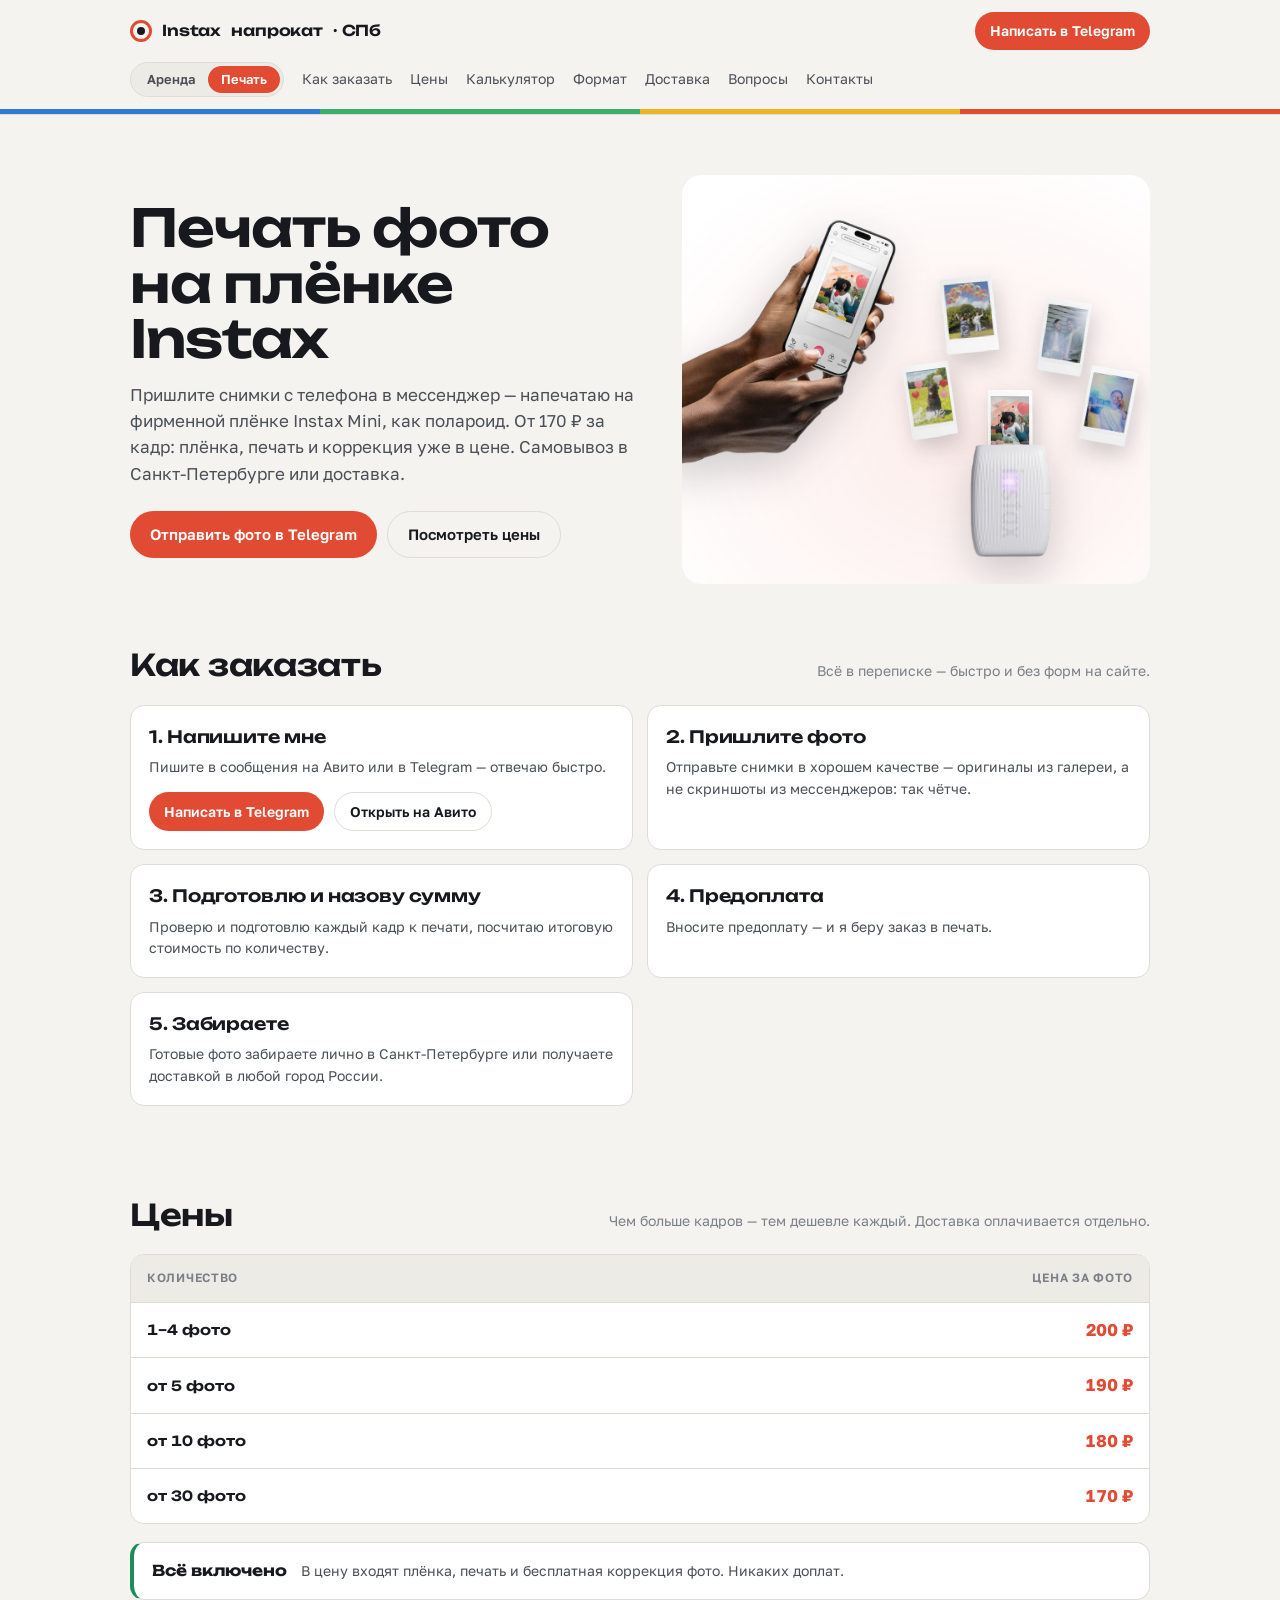
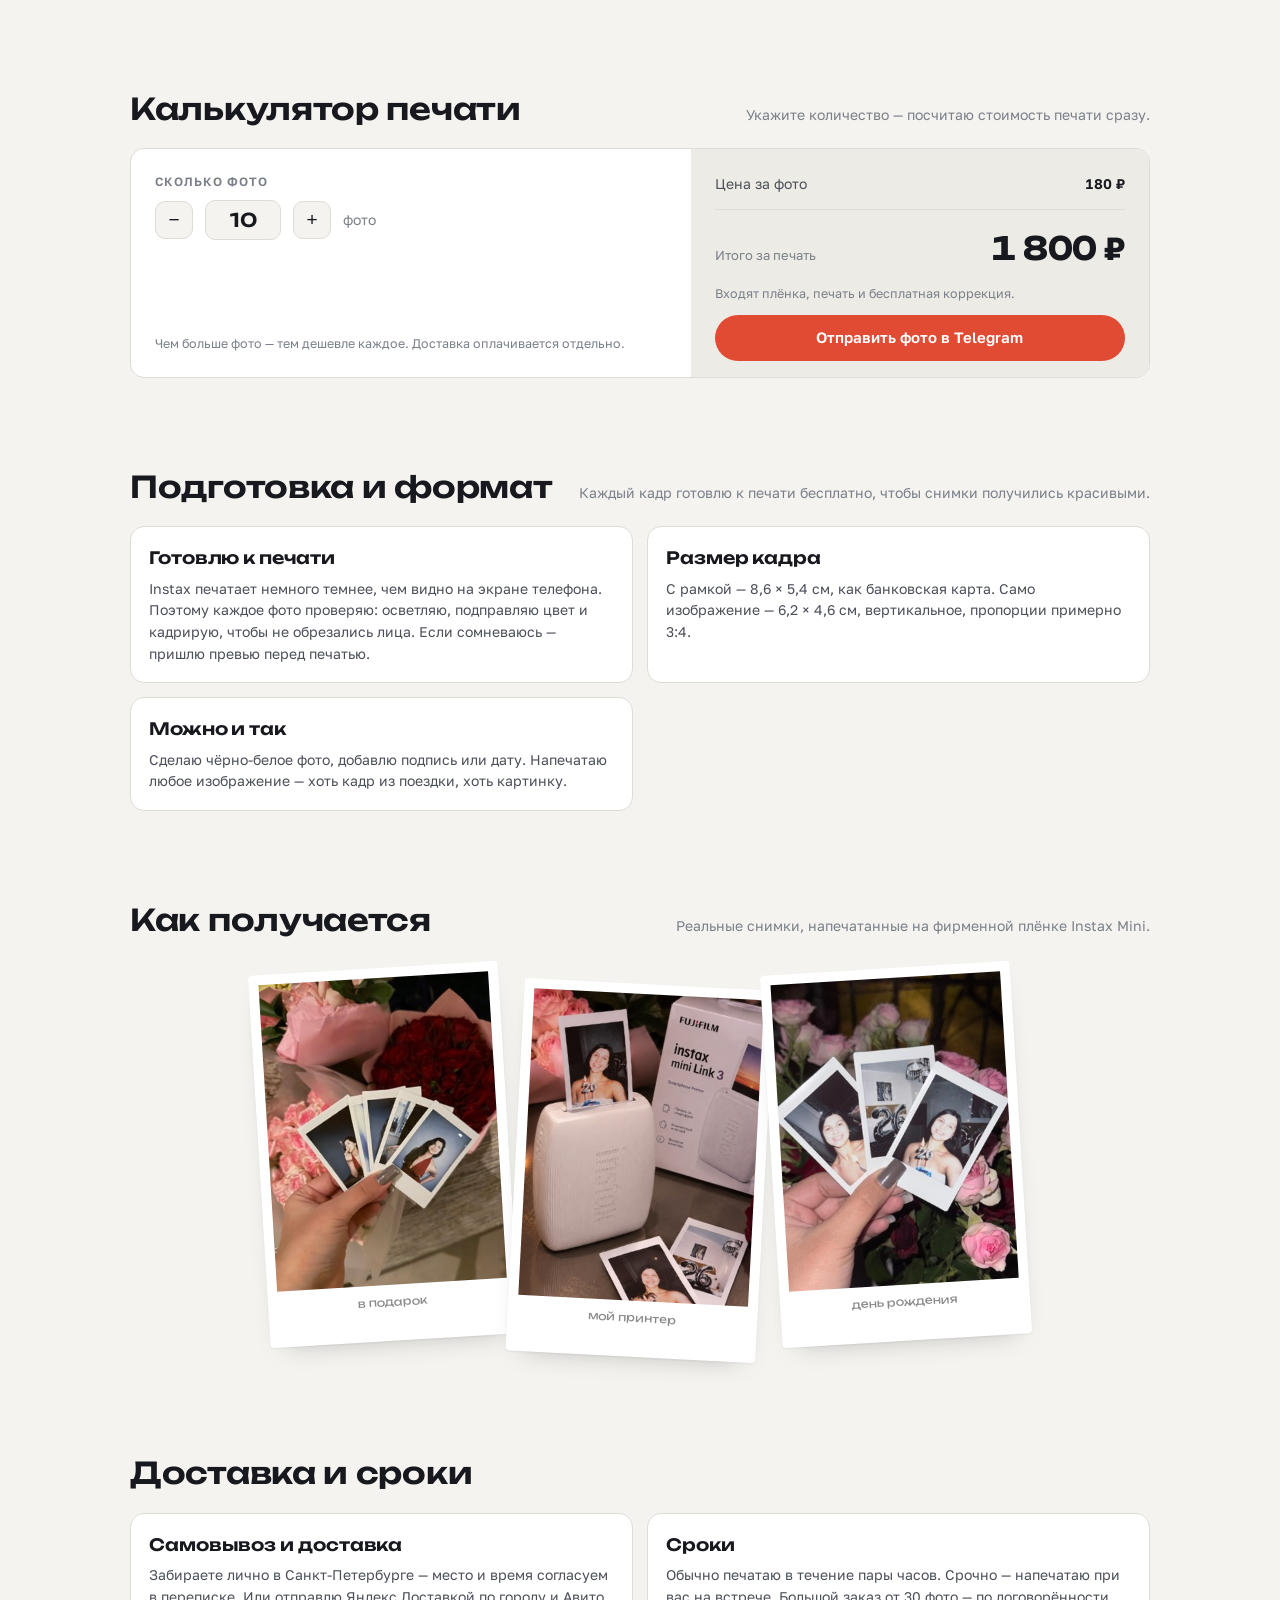
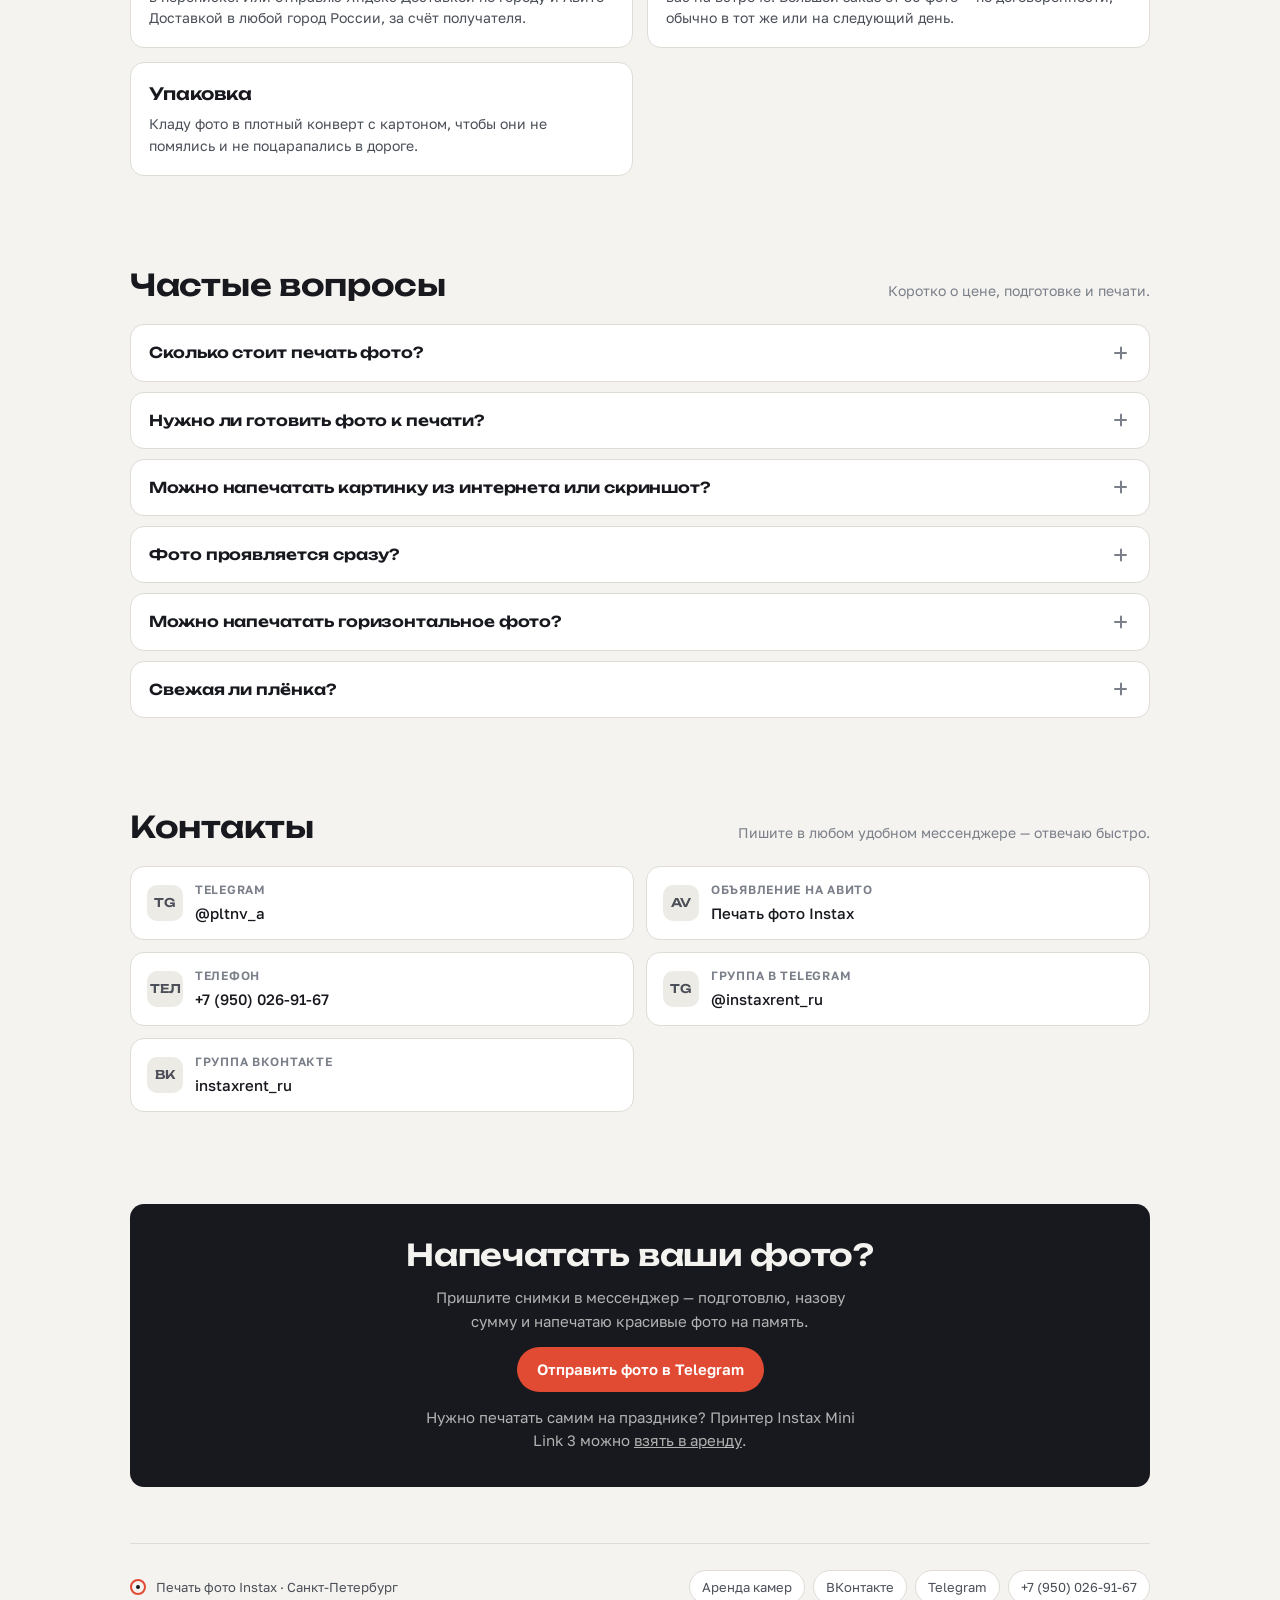
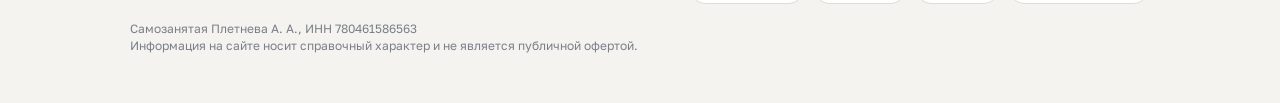
<file: print.html>
<!doctype html>
<html lang="ru">
<head>
<meta charset="utf-8">
<meta name="viewport" content="width=device-width, initial-scale=1">
<title>Печать фото Instax в СПб — напечатать фото с телефона на плёнке</title>
<meta name="description" content="Печать фото с телефона на плёнке Instax Mini в Санкт-Петербурге от 170 ₽ за кадр. Плёнка и коррекция в цене, самовывоз или доставка по России.">
<meta name="keywords" content="печать фото Instax, напечатать фото с телефона, печать фото на плёнке, печать полароид, печать фото Instax СПб, напечатать полароид, фото на плёнке Instax Mini, печать мгновенных фото, распечатать фото с телефона, печать фото инстакс, полароид на заказ, печать фото Санкт-Петербург">
<link rel="canonical" href="https://instaxrent.ru/print.html">
<meta name="robots" content="index, follow, max-image-preview:large, max-snippet:-1">
<meta name="format-detection" content="telephone=no">

<meta property="og:type" content="website">
<meta property="og:locale" content="ru_RU">
<meta property="og:site_name" content="Instax напрокат · СПб">
<meta property="og:title" content="Печать фото Instax с телефона в Санкт-Петербурге">
<meta property="og:description" content="Напечатаю ваши фото с телефона на плёнке Instax Mini. Пришлите снимки в мессенджер — самовывоз или доставка. От 170 ₽ за фото.">
<meta property="og:url" content="https://instaxrent.ru/print.html">
<meta property="og:image" content="https://instaxrent.ru/og-image.jpg">
<meta property="og:image:width" content="1200">
<meta property="og:image:height" content="630">
<meta property="og:image:alt" content="Печать фото на плёнке Instax Mini">
<meta name="twitter:card" content="summary_large_image">
<meta name="twitter:title" content="Печать фото Instax с телефона в Санкт-Петербурге">
<meta name="twitter:description" content="Напечатаю ваши фото с телефона на плёнке Instax Mini. От 170 ₽ за фото, самовывоз или доставка.">
<meta name="twitter:image" content="https://instaxrent.ru/og-image.jpg">

<link rel="icon" href="favicon.ico" sizes="32x32">
<link rel="icon" href="favicon-32.png" type="image/png" sizes="32x32">
<link rel="icon" href="favicon.svg" type="image/svg+xml">
<link rel="apple-touch-icon" href="apple-touch-icon.png">
<link rel="manifest" href="site.webmanifest">
<meta name="theme-color" content="#F4F3EF" media="(prefers-color-scheme: light)">
<meta name="theme-color" content="#131519" media="(prefers-color-scheme: dark)">
<meta name="apple-mobile-web-app-title" content="Instax напрокат">
<link rel="preload" href="fonts/golos-text-cyrillic.woff2" as="font" type="font/woff2" crossorigin>
<link rel="preload" href="fonts/unbounded-cyrillic.woff2" as="font" type="font/woff2" crossorigin>
<link rel="stylesheet" href="fonts.css?v=20261118">
<link rel="stylesheet" href="styles.css?v=20261118">

<script type="application/ld+json">
{
  "@context": "https://schema.org",
  "@graph": [
    {
      "@type": [
        "LocalBusiness",
        "ProfessionalService"
      ],
      "@id": "https://instaxrent.ru/#business",
      "name": "Instax напрокат · СПб",
      "description": "Аренда плёночных фотоаппаратов Instax Mini (полароид) и карманного принтера в Санкт-Петербурге: моментальная печать и печать фото с телефона на свадьбу, выпускной и вечеринку.",
      "url": "https://instaxrent.ru/",
      "image": "https://instaxrent.ru/og-image.jpg",
      "telephone": "+7-950-026-91-67",
      "taxID": "780461586563",
      "priceRange": "170–3200 ₽",
      "currenciesAccepted": "RUB",
      "paymentAccepted": "Наличные",
      "areaServed": {
        "@type": "City",
        "name": "Санкт-Петербург"
      },
      "address": {
        "@type": "PostalAddress",
        "addressLocality": "Санкт-Петербург",
        "addressCountry": "RU"
      },
      "sameAs": [
        "https://vk.ru/instaxrent_ru",
        "https://t.me/instaxrent_ru",
        "https://t.me/pltnv_a"
      ]
    },
    {
      "@type": "Service",
      "@id": "https://instaxrent.ru/print.html#service",
      "name": "Печать фотографий на плёнке Instax",
      "serviceType": "Печать фото",
      "description": "Печать ваших фото с телефона на фирменной плёнке Fujifilm Instax Mini в Санкт-Петербурге. В стоимость входят плёнка, печать и бесплатная коррекция. Самовывоз или доставка по России.",
      "provider": {
        "@id": "https://instaxrent.ru/#business"
      },
      "areaServed": {
        "@type": "City",
        "name": "Санкт-Петербург"
      },
      "offers": {
        "@type": "Offer",
        "price": 170,
        "priceCurrency": "RUB",
        "priceValidUntil": "2027-12-31",
        "url": "https://instaxrent.ru/print.html#tseny"
      }
    },
    {
      "@type": "FAQPage",
      "@id": "https://instaxrent.ru/print.html#faq",
      "mainEntity": [
        {
          "@type": "Question",
          "name": "Сколько стоит печать фото?",
          "acceptedAnswer": {
            "@type": "Answer",
            "text": "От 170 ₽ за фото: 1–4 штуки — по 200 ₽, от 5 — 190 ₽, от 10 — 180 ₽, от 30 — 170 ₽ за штуку. В цену входят плёнка, печать и бесплатная коррекция — без доплат."
          }
        },
        {
          "@type": "Question",
          "name": "Нужно ли готовить фото к печати?",
          "acceptedAnswer": {
            "@type": "Answer",
            "text": "Нет, подготовлю сама и бесплатно. Instax печатает темнее, чем видно на экране телефона, поэтому каждое фото я осветляю, подправляю цвет и кадрирую, чтобы не обрезались лица. Если сомневаюсь — пришлю превью перед печатью."
          }
        },
        {
          "@type": "Question",
          "name": "Можно напечатать картинку из интернета или скриншот?",
          "acceptedAnswer": {
            "@type": "Answer",
            "text": "Да, напечатаю любое изображение. Но для чёткости лучше присылать оригиналы фото из галереи, а не скриншоты из мессенджеров."
          }
        },
        {
          "@type": "Question",
          "name": "Фото проявляется сразу?",
          "acceptedAnswer": {
            "@type": "Answer",
            "text": "Выходит из принтера белым и проявляется за 1–2 минуты. Если печатаем при встрече — это выглядит очень красиво."
          }
        },
        {
          "@type": "Question",
          "name": "Можно напечатать горизонтальное фото?",
          "acceptedAnswer": {
            "@type": "Answer",
            "text": "Да, но оно будет повёрнуто или обрезано под вертикальный формат Instax Mini. Подскажу, как лучше скадрировать."
          }
        },
        {
          "@type": "Question",
          "name": "Свежая ли плёнка?",
          "acceptedAnswer": {
            "@type": "Answer",
            "text": "Да, печатаю на оригинальной плёнке Fujifilm Instax Mini."
          }
        }
      ]
    }
  ]
}
</script>
</head>
<body>

<header class="top">
  <div class="topbar">
    <a class="brand" href="#top"><span class="lens"></span>Instax<span class="b-long"> напрокат</span> · СПб</a>
    <nav class="nav">
      <div class="switch"><a href="index.html">Аренда</a><a class="is-active" href="print.html" aria-current="page">Печать</a></div>
      <a href="#kak">Как заказать</a>
      <a href="#tseny">Цены</a>
      <a href="#kalkulyator">Калькулятор</a>
      <a href="#format">Формат</a>
      <a href="#dostavka">Доставка</a>
      <a href="#voprosy">Вопросы</a>
      <a href="#kontakty">Контакты</a>
    </nav>
    <a class="btn sm" data-t="печать · шапка · telegram" href="https://t.me/pltnv_a" target="_blank" rel="noopener"><span><span class="btn-long">Написать в </span>Telegram</span></a>
  </div>
  <div class="stripe"><i></i><i></i><i></i><i></i></div>
</header>

<main class="wrap">

  <div class="hero">
    <div>
      <h1>Печать фото на&nbsp;плёнке Instax</h1>
      <p class="lead">Пришлите снимки с телефона в мессенджер — напечатаю на фирменной плёнке Instax&nbsp;Mini, как полароид. От&nbsp;170&nbsp;₽ за кадр: плёнка, печать и коррекция уже в цене. Самовывоз в Санкт-Петербурге или доставка.</p>
      <div class="hero-cta">
        <a class="btn" data-t="печать · первый экран · telegram" href="https://t.me/pltnv_a" target="_blank" rel="noopener">Отправить фото в Telegram</a>
        <a class="btn ghost" href="#tseny">Посмотреть цены</a>
      </div>
    </div>
    <div class="scene" aria-hidden="true">
      <img class="sc-print p-dog" src="images/hero/p-dog.webp" alt="" decoding="async">
      <img class="sc-print p-balloons" src="images/hero/p-balloons.webp" alt="" decoding="async">
      <img class="sc-print p-couple" src="images/hero/p-couple.webp" alt="" decoding="async">
      <img class="sc-print p-person" src="images/hero/p-person.webp" alt="" decoding="async">
      <img class="sc-center" src="images/hero/p-center.webp" alt="" decoding="async">
      <img class="sc-printer" src="images/hero/printer.webp" alt="" decoding="async">
      <img class="sc-hand" src="images/hero/hand.webp" alt="" fetchpriority="high" decoding="async">
    </div>
  </div>

  <section id="kak">
    <div class="sec-head">
      <h2>Как заказать</h2>
      <p>Всё в переписке — быстро и без форм на сайте.</p>
    </div>
    <div class="terms">
      <div class="term">
        <h3>1. Напишите мне</h3>
        <p>Пишите в сообщения на Авито или в Telegram — отвечаю быстро.</p>
        <div class="term-cta">
          <a class="btn sm" data-t="печать · шаг1 · telegram" href="https://t.me/pltnv_a" target="_blank" rel="noopener">Написать в Telegram</a>
          <a class="btn ghost sm" data-t="печать · шаг1 · авито" href="https://www.avito.ru/sankt-peterburg/kollektsionirovanie/pechat_foto_instax_instaks_polaroid_s_telefona_8437139536" target="_blank" rel="noopener">Открыть на Авито</a>
        </div>
      </div>
      <div class="term">
        <h3>2. Пришлите фото</h3>
        <p>Отправьте снимки в хорошем качестве — оригиналы из галереи, а не скриншоты из мессенджеров: так чётче.</p>
      </div>
      <div class="term">
        <h3>3. Подготовлю и назову сумму</h3>
        <p>Проверю и подготовлю каждый кадр к печати, посчитаю итоговую стоимость по количеству.</p>
      </div>
      <div class="term">
        <h3>4. Предоплата</h3>
        <p>Вносите предоплату — и я беру заказ в печать.</p>
      </div>
      <div class="term">
        <h3>5. Забираете</h3>
        <p>Готовые фото забираете лично в Санкт-Петербурге или получаете доставкой в любой город России.</p>
      </div>
    </div>
  </section>

  <section id="tseny">
    <div class="sec-head">
      <h2>Цены</h2>
      <p>Чем больше кадров — тем дешевле каждый. Доставка оплачивается отдельно.</p>
    </div>
    <div class="table-scroll">
      <table class="compact">
        <thead>
          <tr><th>Количество</th><th>Цена за фото</th></tr>
        </thead>
        <tbody>
          <tr><td class="model">1–4 фото</td><td class="day1">200 ₽</td></tr>
          <tr><td class="model">от 5 фото</td><td class="day1">190 ₽</td></tr>
          <tr><td class="model">от 10 фото</td><td class="day1">180 ₽</td></tr>
          <tr><td class="model">от 30 фото</td><td class="day1">170 ₽</td></tr>
        </tbody>
      </table>
    </div>
    <div class="gift-banner">
      <strong>Всё включено</strong>
      <span>В цену входят плёнка, печать и бесплатная коррекция фото. Никаких доплат.</span>
    </div>
  </section>

  <section id="kalkulyator">
    <div class="sec-head">
      <h2>Калькулятор печати</h2>
      <p>Укажите количество — посчитаю стоимость печати сразу.</p>
    </div>
    <div class="calc">
      <div class="calc-form">
        <div class="field">
          <label for="pc-qty">Сколько фото</label>
          <div class="stepper">
            <button type="button" id="pc-minus" aria-label="Убрать фото">−</button>
            <input id="pc-qty" type="number" min="1" max="1000" value="10" inputmode="numeric">
            <button type="button" id="pc-plus" aria-label="Добавить фото">+</button>
            <em>фото</em>
          </div>
        </div>
        <p class="note">Чем больше фото — тем дешевле каждое. Доставка оплачивается отдельно.</p>
      </div>
      <div class="calc-out">
        <div class="out-line"><span>Цена за фото</span><b id="pc-per">180 ₽</b></div>
        <div class="out-total"><span>Итого за печать</span><b id="pc-total">1 800 ₽</b></div>
        <p class="note">Входят плёнка, печать и бесплатная коррекция.</p>
        <a class="btn" data-t="печать · калькулятор · telegram" href="https://t.me/pltnv_a" target="_blank" rel="noopener">Отправить фото в Telegram</a>
      </div>
    </div>
  </section>

  <section id="format">
    <div class="sec-head">
      <h2>Подготовка и формат</h2>
      <p>Каждый кадр готовлю к печати бесплатно, чтобы снимки получились красивыми.</p>
    </div>
    <div class="terms">
      <div class="term">
        <h3>Готовлю к печати</h3>
        <p>Instax печатает немного темнее, чем видно на экране телефона. Поэтому каждое фото проверяю: осветляю, подправляю цвет и кадрирую, чтобы не обрезались лица. Если сомневаюсь — пришлю превью перед печатью.</p>
      </div>
      <div class="term">
        <h3>Размер кадра</h3>
        <p>С рамкой — 8,6 × 5,4 см, как банковская карта. Само изображение — 6,2 × 4,6 см, вертикальное, пропорции примерно 3:4.</p>
      </div>
      <div class="term">
        <h3>Можно и так</h3>
        <p>Сделаю чёрно-белое фото, добавлю подпись или дату. Напечатаю любое изображение — хоть кадр из поездки, хоть картинку.</p>
      </div>
    </div>
  </section>

  <section id="primery">
    <div class="sec-head">
      <h2>Как получается</h2>
      <p>Реальные снимки, напечатанные на фирменной плёнке Instax Mini.</p>
    </div>
    <div class="collage">
      <figure><img src="images/photos/print-04.jpg" srcset="images/photos/print-04-400.jpg 400w, images/photos/print-04-800.jpg 800w, images/photos/print-04.jpg 1000w" sizes="(min-width: 700px) 250px, 44vw" alt="Напечатанные фото Instax в руке с букетами" loading="lazy" decoding="async"><figcaption>в подарок</figcaption></figure>
      <figure><img src="images/photos/print-08.jpg" srcset="images/photos/print-08-400.jpg 400w, images/photos/print-08-800.jpg 800w, images/photos/print-08.jpg 1000w" sizes="(min-width: 700px) 250px, 44vw" alt="Принтер Fujifilm Instax Mini Link 3 и напечатанные фото" loading="lazy" decoding="async"><figcaption>мой принтер</figcaption></figure>
      <figure><img src="images/photos/print-06.jpg" srcset="images/photos/print-06-400.jpg 400w, images/photos/print-06-800.jpg 800w, images/photos/print-06.jpg 1000w" sizes="(min-width: 700px) 250px, 44vw" alt="Напечатанные фото Instax с розами" loading="lazy" decoding="async"><figcaption>день рождения</figcaption></figure>
    </div>
  </section>

  <section id="dostavka">
    <div class="sec-head"><h2>Доставка и сроки</h2></div>
    <div class="terms">
      <div class="term">
        <h3>Самовывоз и доставка</h3>
        <p>Забираете лично в Санкт-Петербурге — место и время согласуем в переписке. Или отправлю Яндекс Доставкой по городу и Авито Доставкой в любой город России, за счёт получателя.</p>
      </div>
      <div class="term">
        <h3>Сроки</h3>
        <p>Обычно печатаю в течение пары часов. Срочно — напечатаю при вас на встрече. Большой заказ от 30 фото — по договорённости, обычно в тот же или на следующий день.</p>
      </div>
      <div class="term">
        <h3>Упаковка</h3>
        <p>Кладу фото в плотный конверт с картоном, чтобы они не помялись и не поцарапались в дороге.</p>
      </div>
    </div>
  </section>

  <section id="voprosy">
    <div class="sec-head">
      <h2>Частые вопросы</h2>
      <p>Коротко о цене, подготовке и печати.</p>
    </div>
    <div class="faq">
      <details class="qa">
        <summary>Сколько стоит печать фото?</summary>
        <p>От 170 ₽ за фото: 1–4 штуки — по 200 ₽, от 5 — 190 ₽, от 10 — 180 ₽, от 30 — 170 ₽ за штуку. В цену входят плёнка, печать и бесплатная коррекция — без доплат.</p>
      </details>
      <details class="qa">
        <summary>Нужно ли готовить фото к печати?</summary>
        <p>Нет, подготовлю сама и бесплатно. Instax печатает темнее, чем видно на экране телефона, поэтому каждое фото я осветляю, подправляю цвет и кадрирую, чтобы не обрезались лица. Если сомневаюсь — пришлю превью перед печатью.</p>
      </details>
      <details class="qa">
        <summary>Можно напечатать картинку из интернета или скриншот?</summary>
        <p>Да, напечатаю любое изображение. Но для чёткости лучше присылать оригиналы фото из галереи, а не скриншоты из мессенджеров.</p>
      </details>
      <details class="qa">
        <summary>Фото проявляется сразу?</summary>
        <p>Выходит из принтера белым и проявляется за 1–2 минуты. Если печатаем при встрече — это выглядит очень красиво.</p>
      </details>
      <details class="qa">
        <summary>Можно напечатать горизонтальное фото?</summary>
        <p>Да, но оно будет повёрнуто или обрезано под вертикальный формат Instax Mini. Подскажу, как лучше скадрировать.</p>
      </details>
      <details class="qa">
        <summary>Свежая ли плёнка?</summary>
        <p>Да, печатаю на оригинальной плёнке Fujifilm Instax Mini.</p>
      </details>
    </div>
  </section>

  <section id="kontakty">
    <div class="sec-head">
      <h2>Контакты</h2>
      <p>Пишите в любом удобном мессенджере — отвечаю быстро.</p>
    </div>
    <ul class="contacts">
      <li><a class="contact" data-t="печать · контакты · telegram" href="https://t.me/pltnv_a" target="_blank" rel="noopener">
          <span class="ic">TG</span><span class="col"><span class="k">Telegram</span><span class="v">@pltnv_a</span></span>
        </a></li>
      <li><a class="contact" data-t="печать · контакты · авито" href="https://www.avito.ru/sankt-peterburg/kollektsionirovanie/pechat_foto_instax_instaks_polaroid_s_telefona_8437139536" target="_blank" rel="noopener">
          <span class="ic">AV</span><span class="col"><span class="k">Объявление на Авито</span><span class="v">Печать фото Instax</span></span>
        </a></li>
      <li><a class="contact" data-t="печать · контакты · телефон" href="tel:+79500269167">
          <span class="ic">ТЕЛ</span><span class="col"><span class="k">Телефон</span><span class="v">+7 (950) 026-91-67</span></span>
        </a></li>
      <li><a class="contact" data-t="печать · контакты · тг-группа" href="https://t.me/instaxrent_ru" target="_blank" rel="noopener">
          <span class="ic">TG</span><span class="col"><span class="k">Группа в Telegram</span><span class="v">@instaxrent_ru</span></span>
        </a></li>
      <li><a class="contact" data-t="печать · контакты · вк-группа" href="https://vk.ru/instaxrent_ru" target="_blank" rel="noopener">
          <span class="ic">ВК</span><span class="col"><span class="k">Группа ВКонтакте</span><span class="v">instaxrent_ru</span></span>
        </a></li>
    </ul>
  </section>

  <section>
    <div class="cta">
      <h2>Напечатать ваши фото?</h2>
      <p>Пришлите снимки в мессенджер — подготовлю, назову сумму и напечатаю красивые фото на память.</p>
      <a class="btn" data-t="печать · cta · telegram" href="https://t.me/pltnv_a" target="_blank" rel="noopener">Отправить фото в Telegram</a>
      <p>Нужно печатать самим на празднике? Принтер Instax Mini Link 3 можно <a href="index.html">взять в аренду</a>.</p>
    </div>
  </section>

  <footer>
    <span class="f-brand"><span class="lens"></span>Печать фото Instax · Санкт-Петербург</span>
    <ul class="f-links">
      <li><a data-t="печать · подвал · аренда" href="index.html">Аренда камер</a></li>
      <li><a data-t="печать · подвал · вк" href="https://vk.ru/instaxrent_ru" target="_blank" rel="noopener">ВКонтакте</a></li>
      <li><a data-t="печать · подвал · telegram" href="https://t.me/pltnv_a" target="_blank" rel="noopener">Telegram</a></li>
      <li><a data-t="печать · подвал · телефон" href="tel:+79500269167">+7 (950) 026-91-67</a></li>
    </ul>
    <p class="f-legal">Самозанятая Плетнева А. А., ИНН 780461586563<br>
      Информация на сайте носит справочный характер и не является публичной офертой.</p>
  </footer>
</main>

<script>
/* Hero-сцена: один прогон на загрузке + повтор, когда она снова попадает в вид.
   Статика при prefers-reduced-motion и без IntersectionObserver — это нормальный фолбэк. */
(function () {
  var scene = document.querySelector('.scene');
  if (!scene || !('IntersectionObserver' in window)) return;
  if (window.matchMedia && matchMedia('(prefers-reduced-motion: reduce)').matches) return;
  var imgs = scene.querySelectorAll('img');
  function replay() {
    for (var i = 0; i < imgs.length; i++) {
      var el = imgs[i];
      el.style.animation = 'none';
      void el.offsetWidth;      /* форсируем reflow, чтобы анимация стартовала заново */
      el.style.animation = '';
    }
  }
  var armed = false;            /* на загрузке сцена уже в виду — первый прогон делает CSS, повтор не нужен */
  new IntersectionObserver(function (entries) {
    for (var i = 0; i < entries.length; i++) {
      if (entries[i].isIntersecting) {
        if (armed) { replay(); armed = false; }
      } else {
        armed = true;           /* ушла из вида — взводим повтор на следующий заход */
      }
    }
  }, { threshold: 0.35 }).observe(scene);
})();
</script>

<script>
/* Калькулятор печати: количество фото → цена за штуку по тарифу → итог */
(function () {
  var qty = document.getElementById('pc-qty');
  if (!qty) return;
  var per = document.getElementById('pc-per'), total = document.getElementById('pc-total');
  function priceFor(n) { return n >= 30 ? 170 : n >= 10 ? 180 : n >= 5 ? 190 : 200; }
  function fmt(n) { return Math.round(n).toLocaleString('ru-RU').replace(/ /g, ' ') + ' ₽'; }
  function clamp(v) { return Math.min(1000, Math.max(1, v || 1)); }
  function render() {
    var n = clamp(parseInt(qty.value, 10));
    var p = priceFor(n);
    per.textContent = fmt(p);
    total.textContent = fmt(n * p);
  }
  document.getElementById('pc-minus').addEventListener('click', function () { qty.value = clamp(parseInt(qty.value, 10) - 1); render(); });
  document.getElementById('pc-plus').addEventListener('click', function () { qty.value = clamp(parseInt(qty.value, 10) + 1); render(); });
  qty.addEventListener('input', render);
  qty.addEventListener('blur', function () { qty.value = clamp(parseInt(qty.value, 10)); render(); });
  render();
})();
</script>

</body>
</html>
</file>
<file: fonts.css>
/* Локальные шрифты: Unbounded и Golos Text, лицензия OFL.
   Оба — вариативные: один файл покрывает все начертания (font-weight задан диапазоном),
   поэтому на семейство нужно 2–3 файла, а не по одному на вес.
   Поднаборы с unicode-range — браузер скачает только нужные: кириллицу, латиницу
   и (для Golos) latin-ext, который нужен ради одного знака ₽ (U+20BD). */
@font-face{font-family:"Golos Text";font-style:normal;font-weight:400 900;font-display:swap;
  src:url("fonts/golos-text-cyrillic.woff2") format("woff2");
  unicode-range:U+0301, U+0400-045F, U+0490-0491, U+04B0-04B1, U+2116}
@font-face{font-family:"Golos Text";font-style:normal;font-weight:400 900;font-display:swap;
  src:url("fonts/golos-text-latin.woff2") format("woff2");
  unicode-range:U+0000-00FF, U+0131, U+0152-0153, U+02BB-02BC, U+02C6, U+02DA, U+02DC, U+0304, U+0308, U+0329, U+2000-206F, U+20AC, U+2122, U+2191, U+2193, U+2212, U+2215, U+FEFF, U+FFFD}
@font-face{font-family:"Golos Text";font-style:normal;font-weight:400 900;font-display:swap;
  src:url("fonts/golos-text-latin-ext.woff2") format("woff2");
  unicode-range:U+0100-02BA, U+02BD-02C5, U+02C7-02CC, U+02CE-02D7, U+02DD-02FF, U+0304, U+0308, U+0329, U+1D00-1DBF, U+1E00-1E9F, U+1EF2-1EFF, U+2020, U+20A0-20AB, U+20AD-20C0, U+2113, U+2C60-2C7F, U+A720-A7FF}
@font-face{font-family:"Unbounded";font-style:normal;font-weight:200 900;font-display:swap;
  src:url("fonts/unbounded-cyrillic.woff2") format("woff2");
  unicode-range:U+0301, U+0400-045F, U+0490-0491, U+04B0-04B1, U+2116}
@font-face{font-family:"Unbounded";font-style:normal;font-weight:200 900;font-display:swap;
  src:url("fonts/unbounded-latin.woff2") format("woff2");
  unicode-range:U+0000-00FF, U+0131, U+0152-0153, U+02BB-02BC, U+02C6, U+02DA, U+02DC, U+0304, U+0308, U+0329, U+2000-206F, U+20AC, U+2122, U+2191, U+2193, U+2212, U+2215, U+FEFF, U+FFFD}
</file>
<file: styles.css>
:root{
  --paper:#F4F3EF; --surface:#FFFFFF; --surface-2:#EDEBE5;
  --ink:#17191E; --ink-2:#4B4F58; --muted:#7A7F89; --line:#DEDCD5;
  --accent:#E14A33; --accent-ink:#FFFFFF; --gift:#1F8A5B;
  --s-blue:#2E7BD4; --s-green:#3FAE6A; --s-yellow:#F0B429; --s-red:#E14A33;
  --shadow:0 1px 2px rgba(23,25,30,.05), 0 12px 28px -18px rgba(23,25,30,.35);
  --scene-bg:#FFFFFF; --scene-glow:rgba(225,74,51,.10); --scene-shadow:rgba(23,25,30,.20); --scene-key:transparent; --scene-rim:transparent;
  --radius:14px;
}
@media (prefers-color-scheme: dark){
  :root:not([data-theme="light"]){
    --paper:#131519; --surface:#1B1E23; --surface-2:#22262C;
    --ink:#F2F1ED; --ink-2:#C3C6CC; --muted:#8C919B; --line:#2E333A;
    --accent:#FF6A50; --accent-ink:#1A1005; --gift:#4CC38A;
    --shadow:0 1px 2px rgba(0,0,0,.4), 0 14px 30px -18px rgba(0,0,0,.8);
    --scene-bg:#272C33; --scene-glow:rgba(255,106,80,.14); --scene-shadow:rgba(0,0,0,.5); --scene-key:rgba(247,242,234,.16); --scene-rim:rgba(255,255,255,.14);
  }
}
:root[data-theme="dark"]{
  --paper:#131519; --surface:#1B1E23; --surface-2:#22262C;
  --ink:#F2F1ED; --ink-2:#C3C6CC; --muted:#8C919B; --line:#2E333A;
  --accent:#FF6A50; --accent-ink:#1A1005; --gift:#4CC38A;
  --shadow:0 1px 2px rgba(0,0,0,.4), 0 14px 30px -18px rgba(0,0,0,.8);
}

*{box-sizing:border-box}
/* iOS в альбомной ориентации сам увеличивает шрифт — отключаем */
html{-webkit-text-size-adjust:100%;text-size-adjust:100%}
/* атрибут hidden должен побеждать: .out-line и подобные задают display:flex
   и иначе перебивают браузерное [hidden]{display:none} */
[hidden]{display:none!important}
/* .is-blank — элемент невидим, но место под него остаётся:
   иначе калькулятор скачет по высоте при переключении кадров */
.is-blank{visibility:hidden}
body{margin:0;background:var(--paper);color:var(--ink);
  font-family:"Golos Text","Segoe UI",system-ui,sans-serif;font-size:16px;line-height:1.55;-webkit-font-smoothing:antialiased}
.wrap{max-width:1060px;margin:0 auto;padding:0 20px}
h1,h2,h3{font-family:"Unbounded","Golos Text",system-ui,sans-serif;font-weight:600;text-wrap:balance;margin:0}
h1{font-size:clamp(30px,5.2vw,52px);line-height:1.06;letter-spacing:-.02em}
h2{font-size:clamp(22px,3.2vw,30px);line-height:1.15;letter-spacing:-.01em}
h3{font-size:17px;letter-spacing:-.005em}
p{margin:0}
a{color:inherit}

.stripe{display:flex;height:5px;width:100%}
.stripe i{flex:1}
.stripe i:nth-child(1){background:var(--s-blue)}
.stripe i:nth-child(2){background:var(--s-green)}
.stripe i:nth-child(3){background:var(--s-yellow)}
.stripe i:nth-child(4){background:var(--s-red)}

header.top{position:sticky;top:0;z-index:20;border-bottom:1px solid var(--line);
  background:var(--paper); /* запасной вариант: без него старые Safari и Chrome оставят шапку прозрачной */
  background:color-mix(in srgb,var(--paper) 88%,transparent);
  -webkit-backdrop-filter:blur(8px);backdrop-filter:blur(8px)}
.topbar{display:flex;align-items:center;flex-wrap:wrap;gap:8px 16px;justify-content:space-between;padding:12px 20px;max-width:1060px;margin:0 auto}
.brand{display:flex;align-items:center;gap:10px;text-decoration:none;font-family:"Unbounded","Golos Text",sans-serif;font-weight:600;font-size:15px;letter-spacing:-.01em;white-space:nowrap}
.b-long{display:none}
@media(min-width:560px){.b-long{display:inline}}
/* на самых узких экранах кнопка в шапке ужимается до одного слова */
.btn-long{display:none}
@media(min-width:480px){.btn-long{display:inline}}
.lens{width:22px;height:22px;border-radius:50%;border:3px solid var(--accent);position:relative;flex:none}
.lens::after{content:"";position:absolute;inset:4px;border-radius:50%;background:var(--ink)}
.nav{display:flex;align-items:center;gap:18px;font-size:14px;color:var(--ink-2);order:3;flex:1 0 100%;margin-top:4px}
.nav a{text-decoration:none;white-space:nowrap}
/* ниже 900px меню переезжает на свою строку и листается вбок, а не пропадает */
@media(max-width:899px){
  .topbar{padding:10px 16px}
  .nav{order:3;flex:1 0 100%;gap:18px;overflow-x:auto;scrollbar-width:none;-webkit-overflow-scrolling:touch}
  .nav::-webkit-scrollbar{display:none}
}
.nav a:hover{color:var(--accent)}
.brand-wrap{display:flex;align-items:center;gap:14px;min-width:0}
.switch{display:inline-flex;background:var(--surface-2);border:1px solid var(--line);border-radius:999px;padding:3px;flex:none}
.switch a{text-decoration:none;font-size:13px;font-weight:600;line-height:1;padding:7px 13px;border-radius:999px;color:var(--ink-2);white-space:nowrap;flex:none}
.nav>a{flex:none}
.switch a.is-active{background:var(--accent);color:var(--accent-ink)}
.switch a:not(.is-active):hover{color:var(--accent)}

.btn{display:inline-flex;align-items:center;gap:8px;justify-content:center;
  background:var(--accent);color:var(--accent-ink);text-decoration:none;
  font-weight:600;font-size:15px;padding:11px 20px;border-radius:999px;border:0;cursor:pointer;
  transition:transform .12s ease, filter .12s ease}
.btn:hover{filter:brightness(1.06);transform:translateY(-1px)}
.btn.ghost{background:transparent;color:var(--ink);border:1px solid var(--line)}
.btn.sm{padding:8px 15px;font-size:14px}
a:focus-visible,button:focus-visible,select:focus-visible,input:focus-visible{outline:2px solid var(--accent);outline-offset:2px}

.hero{display:grid;gap:34px;padding:44px 0 10px}
@media(min-width:900px){.hero{grid-template-columns:1.05fr .95fr;align-items:center;padding:60px 0 18px}}
.eyebrow{font-size:12px;letter-spacing:.14em;text-transform:uppercase;color:var(--muted);font-weight:600}
.lead{margin-top:16px;font-size:17px;color:var(--ink-2);max-width:56ch}
.hero-cta{display:flex;flex-wrap:wrap;gap:10px;margin-top:24px}

.stack{display:grid;grid-template-columns:repeat(2,1fr);gap:14px}
.pol{background:var(--surface);padding:10px 10px 34px;border:1px solid var(--line);border-radius:4px;box-shadow:var(--shadow);position:relative}
.pol:nth-child(1){transform:rotate(-2.2deg)}
.pol:nth-child(2){transform:rotate(1.6deg)}
.pol:nth-child(3){transform:rotate(1.1deg);grid-column:span 2;justify-self:center;width:min(100%,320px)}
.pol .ph{aspect-ratio:1/1;background:var(--surface-2);display:flex;align-items:center;justify-content:center;overflow:hidden}
.pol .ph img{width:100%;height:100%;object-fit:cover;display:block}
.ph picture{display:contents}
.pol b{position:absolute;left:12px;bottom:9px;font-family:"Unbounded","Golos Text",sans-serif;font-size:11px;font-weight:400;color:var(--muted)}

/* Анимированная сцена (print.html): рука въезжает слева, принтер справа, кадры вылетают по одному */
.scene{position:relative;width:100%;max-width:560px;margin:0 auto;aspect-ratio:1600/1399;background:linear-gradient(90deg,var(--scene-key) 0%,transparent 42%),radial-gradient(120% 115% at 60% 64%,var(--scene-glow) 0%,transparent 66%),var(--scene-bg);border-radius:20px;overflow:hidden}
.scene img{position:absolute;display:block}
/* пропорции 1-в-1 как на оригинале Fujifilm: рука слева, принтер центр-низ, кадры мелкие дугой справа */
.sc-hand{left:-2%;top:7%;width:50%;z-index:6;filter:drop-shadow(-6px 16px 22px var(--scene-shadow)) drop-shadow(0 0 7px var(--scene-rim));animation:scHand 1s cubic-bezier(.22,1,.36,1) both}
.sc-printer{left:57%;bottom:2%;width:24%;z-index:3;filter:drop-shadow(1px 16px 20px var(--scene-shadow));animation:scPrinter 1s cubic-bezier(.22,1,.36,1) .35s both}
.sc-center{left:62.9%;top:50%;width:14%;z-index:2;filter:drop-shadow(2px 7px 9px var(--scene-shadow));opacity:0;will-change:transform,opacity;animation:scCenter .8s cubic-bezier(.22,1,.36,1) 2.8s both}
.sc-print{width:15%;z-index:4;opacity:0;will-change:transform,opacity;filter:drop-shadow(3px 10px 11px var(--scene-shadow))}
.p-dog{left:45%;top:44%;animation:ejD .8s cubic-bezier(.34,1.28,.5,1) 1.35s both}
.p-balloons{left:53%;top:24%;animation:ejB .8s cubic-bezier(.34,1.28,.5,1) 1.6s both}
.p-couple{left:74%;top:29%;animation:ejC .8s cubic-bezier(.34,1.28,.5,1) 1.85s both}
.p-person{left:83%;top:46%;animation:ejPr .8s cubic-bezier(.34,1.28,.5,1) 2.1s both}
@keyframes scHand{from{transform:translate(-80%,22%)}to{transform:translate(0,0)}}
@keyframes scPrinter{from{transform:translateX(200%)}to{transform:translateX(0)}}
@keyframes scCenter{from{transform:translateY(55%);opacity:0}to{transform:translateY(0);opacity:1}}
@keyframes ejD{from{transform:translate(110%,53%) rotate(0deg) scale(.25);opacity:0}to{transform:translate(0,0) rotate(-8deg) scale(1);opacity:1}}
@keyframes ejB{from{transform:translate(57%,146%) rotate(0deg) scale(.25);opacity:0}to{transform:translate(0,0) rotate(-4deg) scale(1);opacity:1}}
@keyframes ejC{from{transform:translate(-83%,123%) rotate(0deg) scale(.25);opacity:0}to{transform:translate(0,0) rotate(7deg) scale(1);opacity:1}}
@keyframes ejPr{from{transform:translate(-143%,43%) rotate(0deg) scale(.25);opacity:0}to{transform:translate(0,0) rotate(12deg) scale(1);opacity:1}}
@media(prefers-reduced-motion:reduce){.scene img{animation:none!important;opacity:1!important}.sc-hand,.sc-printer,.sc-center{transform:none!important}.p-dog{transform:rotate(-8deg)}.p-balloons{transform:rotate(-4deg)}.p-couple{transform:rotate(7deg)}.p-person{transform:rotate(12deg)}}
/* временно: hero только со сценой, по центру и крупнее */
.hero.solo{display:block;padding:24px 0}
.hero.solo .scene{max-width:min(820px,94vw)}

section{padding:46px 0}
/* sticky-шапка: не даём ей перекрыть заголовок при переходе по якорю.
   На десктопе она 68px, ниже 900px к ней добавляется строка меню — отсюда второе значение. */
section[id]{scroll-margin-top:104px}
@media(max-width:899px){section[id]{scroll-margin-top:126px}}
.sec-head{display:flex;align-items:baseline;justify-content:space-between;gap:16px;flex-wrap:wrap;margin-bottom:22px}
.sec-head p{color:var(--muted);font-size:14px}

.table-scroll{overflow-x:auto;border:1px solid var(--line);border-radius:var(--radius);background:var(--surface)}
/* на узких экранах таблица листается вбок — говорим об этом прямо */
.scroll-hint{display:none;margin-top:8px;font-size:12.5px;color:var(--muted)}
@media(max-width:760px){
  .scroll-hint{display:block}
  th,td{padding:12px 11px}
}
table{border-collapse:collapse;width:100%;min-width:660px;font-variant-numeric:tabular-nums}
/* простые 2-колоночные таблицы (цены печати) влезают без бокового скролла */
table.compact{min-width:0}
th,td{text-align:right;vertical-align:middle;padding:14px 16px;border-bottom:1px solid var(--line);white-space:nowrap}
/* четыре колонки суток одной ширины */
th:nth-child(n+2):nth-child(-n+5),td:nth-child(n+2):nth-child(-n+5){width:11%}
th:first-child,td:first-child{text-align:left}
/* «Далее» и «Залог» — по центру колонки */
th:nth-child(n+7),td:nth-child(n+7){text-align:center}
thead th{font-size:12px;letter-spacing:.06em;text-transform:uppercase;color:var(--muted);font-weight:600;background:var(--surface-2)}
tbody tr:last-child td{border-bottom:0}
td.model{font-family:"Unbounded","Golos Text",sans-serif;font-weight:600;font-size:14px}
td.day1{font-weight:700;color:var(--accent);font-size:17px}
.gift{color:var(--gift);font-weight:600;font-size:15px;white-space:nowrap}

.gift-banner{display:flex;gap:14px;align-items:center;flex-wrap:wrap;margin-top:18px;padding:16px 18px;
  border-radius:var(--radius);background:var(--surface);border:1px solid var(--line);border-left:4px solid var(--gift)}
.gift-banner strong{font-family:"Unbounded","Golos Text",sans-serif;font-size:15px}
.gift-banner span{color:var(--ink-2);font-size:14px}

.models{display:grid;gap:18px}
@media(min-width:760px){.models{grid-template-columns:repeat(3,1fr)}}
.model-card{background:var(--surface);border:1px solid var(--line);border-radius:var(--radius);overflow:hidden;display:flex;flex-direction:column}
.model-card .ph{aspect-ratio:4/3;background:#FFFFFF;display:flex;align-items:center;justify-content:center;padding:14px;border-bottom:1px solid var(--line)}
.model-card .ph img{max-width:100%;max-height:100%;width:auto;height:auto;object-fit:contain;display:block;mix-blend-mode:multiply}
.model-card .ph span{font-size:11px;color:var(--muted);padding:10px;text-align:center}
.model-body{padding:16px 18px 18px;display:flex;flex-direction:column;gap:10px;flex:1}
.price-row{display:flex;align-items:baseline;gap:8px}
.price{font-family:"Unbounded","Golos Text",sans-serif;font-size:26px;font-weight:600;letter-spacing:-.02em}
.per{font-size:13px;color:var(--muted)}
.meta{font-size:13px;color:var(--ink-2);display:flex;flex-direction:column;gap:4px;margin-top:auto}
.meta i{font-style:normal;color:var(--muted)}
.model-title{display:flex;align-items:center;justify-content:space-between;gap:8px;flex-wrap:wrap}
.tag{white-space:nowrap;font-size:11px;font-weight:600;padding:3px 9px;border-radius:999px;background:var(--accent);color:var(--accent-ink)}
@media(min-width:760px){
  .model-card.wide{grid-column:1 / -1;flex-direction:row}
  .model-card.wide .ph{width:320px;flex:none;align-self:stretch;aspect-ratio:auto;border-bottom:none;border-right:1px solid var(--line)}
  .model-card.wide .model-body{justify-content:center}
  .model-card.wide .model-title{justify-content:flex-start}
  .model-card.wide .meta{margin-top:0}
}

.calc{display:grid;gap:0;border:1px solid var(--line);border-radius:var(--radius);overflow:hidden;background:var(--surface)}
@media(min-width:820px){.calc{grid-template-columns:1.1fr .9fr}}
.calc-form{padding:24px;display:flex;flex-direction:column;gap:18px}
.field{display:flex;flex-direction:column;gap:8px}
.field label{font-size:12px;letter-spacing:.08em;text-transform:uppercase;color:var(--muted);font-weight:600}
.seg{display:flex;gap:8px;flex-wrap:wrap}
.seg button{font-family:inherit;font-size:14px;font-weight:500;padding:9px 14px;border-radius:10px;
  border:1px solid var(--line);background:var(--paper);color:var(--ink);cursor:pointer;transition:.12s}
.seg button[aria-pressed="true"]{background:var(--ink);color:var(--paper);border-color:var(--ink)}
.stepper{display:flex;align-items:center;flex-wrap:wrap;gap:10px 12px}
.stepper button{width:38px;height:38px;border-radius:10px;border:1px solid var(--line);background:var(--paper);color:var(--ink);font-size:19px;cursor:pointer;line-height:1}
.stepper input{width:76px;text-align:center;font-family:"Unbounded","Golos Text",sans-serif;font-size:19px;font-weight:600;
  padding:7px 4px;border-radius:10px;border:1px solid var(--line);background:var(--paper);color:var(--ink)}
/* убираем нативные стрелки: шаг задаётся кнопками − и + */
.stepper input{-moz-appearance:textfield;appearance:textfield}
.stepper input::-webkit-outer-spin-button,
.stepper input::-webkit-inner-spin-button{-webkit-appearance:none;appearance:none;margin:0}
.stepper em{font-style:normal;color:var(--muted);font-size:14px}
/* «Свои» рядом со счётчиком: не квадратная, как − и + */
.stepper .own{width:auto;height:38px;padding:0 16px;font-family:inherit;font-size:14px;font-weight:500;
  border-radius:10px;border:1px solid var(--line);background:var(--paper);color:var(--ink);cursor:pointer;transition:.12s}
.stepper .own[aria-pressed="true"]{background:var(--ink);color:var(--paper);border-color:var(--ink)}
.calc-out{padding:24px 24px 16px;background:var(--surface-2);display:flex;flex-direction:column;gap:12px}
.out-line{display:flex;justify-content:space-between;gap:12px;font-size:14px;color:var(--ink-2);font-variant-numeric:tabular-nums}
.out-line b{font-weight:600;color:var(--ink)}
.out-total{display:flex;justify-content:space-between;align-items:baseline;gap:12px;padding-top:14px;margin-top:2px;border-top:1px solid var(--line)}
.out-total span{font-size:13px;color:var(--muted)}
.out-total b{font-family:"Unbounded","Golos Text",sans-serif;font-size:32px;font-weight:700;letter-spacing:-.02em;font-variant-numeric:tabular-nums}
.out-line.dep{padding-top:12px;font-size:13px;color:var(--muted)}
.out-line.dep b{font-weight:600;color:var(--ink-2)}
.out-total.grand{border-top:0;padding-top:4px}
.out-total.grand b{font-size:22px;font-weight:600}
.note{font-size:12.5px;color:var(--muted);line-height:1.45}
.hint{font-size:13px;color:var(--ink-2)}
.hint b{font-weight:600;color:var(--ink)}
/* сноска прижата к низу колонки, чтобы обе половины калькулятора кончались вровень */
.calc-form .note{margin-top:auto}
.calc-out .note{margin-top:auto}

.terms{display:grid;gap:14px}
@media(min-width:700px){.terms{grid-template-columns:repeat(2,1fr)}}
.term{background:var(--surface);border:1px solid var(--line);border-radius:var(--radius);padding:18px}
.term-cta{display:flex;flex-wrap:wrap;gap:10px;margin-top:14px}
.term h3{margin-bottom:6px}
.term p{font-size:14px;color:var(--ink-2)}
.deposit-list{display:flex;flex-wrap:wrap;gap:8px;margin:10px 0 0;padding:0;list-style:none}
.deposit-list li{font-size:13px;padding:5px 11px;border-radius:8px;background:var(--surface-2);border:1px solid var(--line);font-variant-numeric:tabular-nums}
.cash{border-left:4px solid var(--s-yellow)}

.gal{display:grid;grid-template-columns:repeat(2,1fr);gap:12px}
@media(min-width:700px){.gal{grid-template-columns:repeat(4,1fr)}}
.collage{display:flex;flex-wrap:wrap;justify-content:center;align-items:flex-start;gap:6px;padding:8px 0}
.collage figure{margin:0;background:#FFFFFF;padding:10px 10px 30px;border-radius:4px;box-shadow:var(--shadow);width:min(44vw,250px);transition:transform .2s ease}
.collage figure img{display:block;width:100%;aspect-ratio:3/4;object-fit:cover}
.collage figcaption{margin-top:9px;text-align:center;font-family:"Unbounded","Golos Text",sans-serif;font-size:11px;color:#8A8A8A}
.collage figure:nth-child(odd){transform:rotate(-3.5deg)}
.collage figure:nth-child(even){transform:rotate(3deg);margin-top:16px}
.collage figure:hover{transform:rotate(0) scale(1.03);position:relative;z-index:2}
.gal .ph{aspect-ratio:1/1;border-radius:10px;overflow:hidden;background:var(--surface-2);border:1px solid var(--line)}
.gal .ph img{width:100%;height:100%;object-fit:cover;display:block}
.reviews{columns:1;column-gap:18px}
@media(min-width:560px){.reviews{columns:2}}
@media(min-width:960px){.reviews{columns:3}}
.review{-webkit-column-break-inside:avoid;break-inside:avoid;margin:0 0 18px;background:var(--surface);border:1px solid var(--line);border-radius:var(--radius);padding:18px 18px 16px}
.rv-head{display:flex;align-items:center;gap:12px;margin-bottom:10px}
.rv-ava{width:44px;height:44px;border-radius:50%;flex:none;display:flex;align-items:center;justify-content:center;font-weight:700;color:#FFFFFF;background:var(--c);font-size:17px;overflow:hidden}
.rv-ava img{width:100%;height:100%;object-fit:cover;display:block}
.rv-who{display:flex;flex-direction:column;min-width:0}
.rv-who b{font-size:15px;line-height:1.2}
.rv-who time{font-size:12px;color:var(--muted)}
.rv-stars{color:#F6A623;letter-spacing:2px;font-size:14px;margin-bottom:8px}
.review p{margin:0;font-size:14px;color:var(--ink-2);line-height:1.55}
.reviews-cta{display:flex;justify-content:center;margin-top:24px}

.faq{display:grid;gap:10px}
.qa{background:var(--surface);border:1px solid var(--line);border-radius:var(--radius);padding:0 18px}
.qa summary{cursor:pointer;list-style:none;padding:16px 34px 16px 0;position:relative;
  font-family:"Unbounded","Golos Text",sans-serif;font-size:15px;font-weight:600;letter-spacing:-.005em}
.qa summary::-webkit-details-marker{display:none}
/* плюс, который превращается в минус */
.qa summary::after{content:"";position:absolute;right:4px;top:50%;width:13px;height:2px;
  background:var(--muted);border-radius:2px;transform:translateY(-50%)}
.qa summary::before{content:"";position:absolute;right:9px;top:50%;width:2px;height:13px;
  background:var(--muted);border-radius:2px;transform:translateY(-50%);transition:opacity .15s ease}
.qa[open] summary::before{opacity:0}
.qa[open] summary{color:var(--accent)}
.qa[open] summary::after,.qa[open] summary::before{background:var(--accent)}
.qa p{font-size:14px;color:var(--ink-2);padding:0 0 18px}

.contacts{display:grid;gap:12px;margin:0;padding:0;list-style:none}
.contacts li{display:grid}
@media(min-width:700px){.contacts{grid-template-columns:repeat(2,1fr)}}
.contact{display:flex;align-items:center;gap:12px;background:var(--surface);border:1px solid var(--line);
  border-radius:var(--radius);padding:14px 16px;text-decoration:none;transition:.12s}
.contact:hover{border-color:var(--accent);transform:translateY(-1px)}
.contact .k{font-size:12px;color:var(--muted);letter-spacing:.06em;text-transform:uppercase;font-weight:600}
.contact .v{font-size:15px;font-weight:500}
.contact .col{display:flex;flex-direction:column;gap:2px;min-width:0}
.contact .v{overflow-wrap:anywhere}
.ic{width:36px;height:36px;border-radius:10px;flex:none;display:grid;place-items:center;background:var(--surface-2);
  font-family:"Unbounded","Golos Text",sans-serif;font-size:12px;font-weight:600;color:var(--ink-2)}

.cta{background:var(--ink);color:var(--paper);border-radius:var(--radius);padding:34px 26px;text-align:center;
  display:flex;flex-direction:column;align-items:center;gap:14px}
.cta h2{color:var(--paper)}
.cta p{color:color-mix(in srgb,var(--paper) 70%,transparent);font-size:15px;max-width:48ch}

footer{margin-top:10px;padding:26px 0 48px;border-top:1px solid var(--line);
  display:flex;align-items:center;justify-content:space-between;gap:16px 24px;flex-wrap:wrap}
.f-brand{display:flex;align-items:center;gap:10px;font-size:13px;color:var(--ink-2)}
.f-brand .lens{width:16px;height:16px;border-width:2px}
.f-links{display:flex;align-items:center;gap:8px;flex-wrap:wrap;margin:0;padding:0;list-style:none}
.f-links li{display:flex}
.f-links a{font-size:13px;color:var(--ink-2);text-decoration:none;padding:6px 12px;border-radius:999px;
  border:1px solid var(--line);background:var(--surface);transition:.12s;white-space:nowrap}
.f-links a:hover{color:var(--accent);border-color:var(--accent)}
/* строка про оферту — на всю ширину, отдельным рядом под контактами */
.f-legal{flex:1 0 100%;font-size:12px;color:var(--muted);line-height:1.45}

@media (prefers-reduced-motion: reduce){*{transition:none!important;animation:none!important}}

/* === Сенсорные экраны: зоны нажатия не меньше 44px === */
@media (max-width:760px), (pointer:coarse){
  .seg button{min-height:44px}
  .stepper button{width:44px;height:44px}
  .stepper .own{height:44px}
  .stepper input{height:44px;width:68px}
  .nav>a{padding:8px 0}
  .f-links a{padding:9px 14px}
  .contact{padding:16px}
  .btn{padding:13px 20px}
  .btn.sm{padding:10px 15px}
}

/* === Запасные варианты для старых движков === */
/* aspect-ratio появился в Safari 15 / Chrome 88: где его нет, держим пропорцию через padding */
@supports not (aspect-ratio: 1 / 1){
  .pol .ph,.gal .ph{position:relative;height:0;padding-top:100%}
  .model-card .ph{position:relative;height:0;padding-top:75%}
  .pol .ph img,.gal .ph img,.model-card .ph img{position:absolute;inset:0;margin:auto}
}
/* gap во флексе не работает в Safari до 14.1 — подстраховываемся отступами */
@supports not (gap: 1px){
  .hero-cta > *,.seg button,.deposit-list li,.f-links li{margin:0 8px 8px 0}
  .stepper > *{margin-right:12px}
}
/* убираем синюю подсветку при тапе в мобильных WebKit */
a,button,summary{-webkit-tap-highlight-color:rgba(225,74,51,.15)}
</file>
